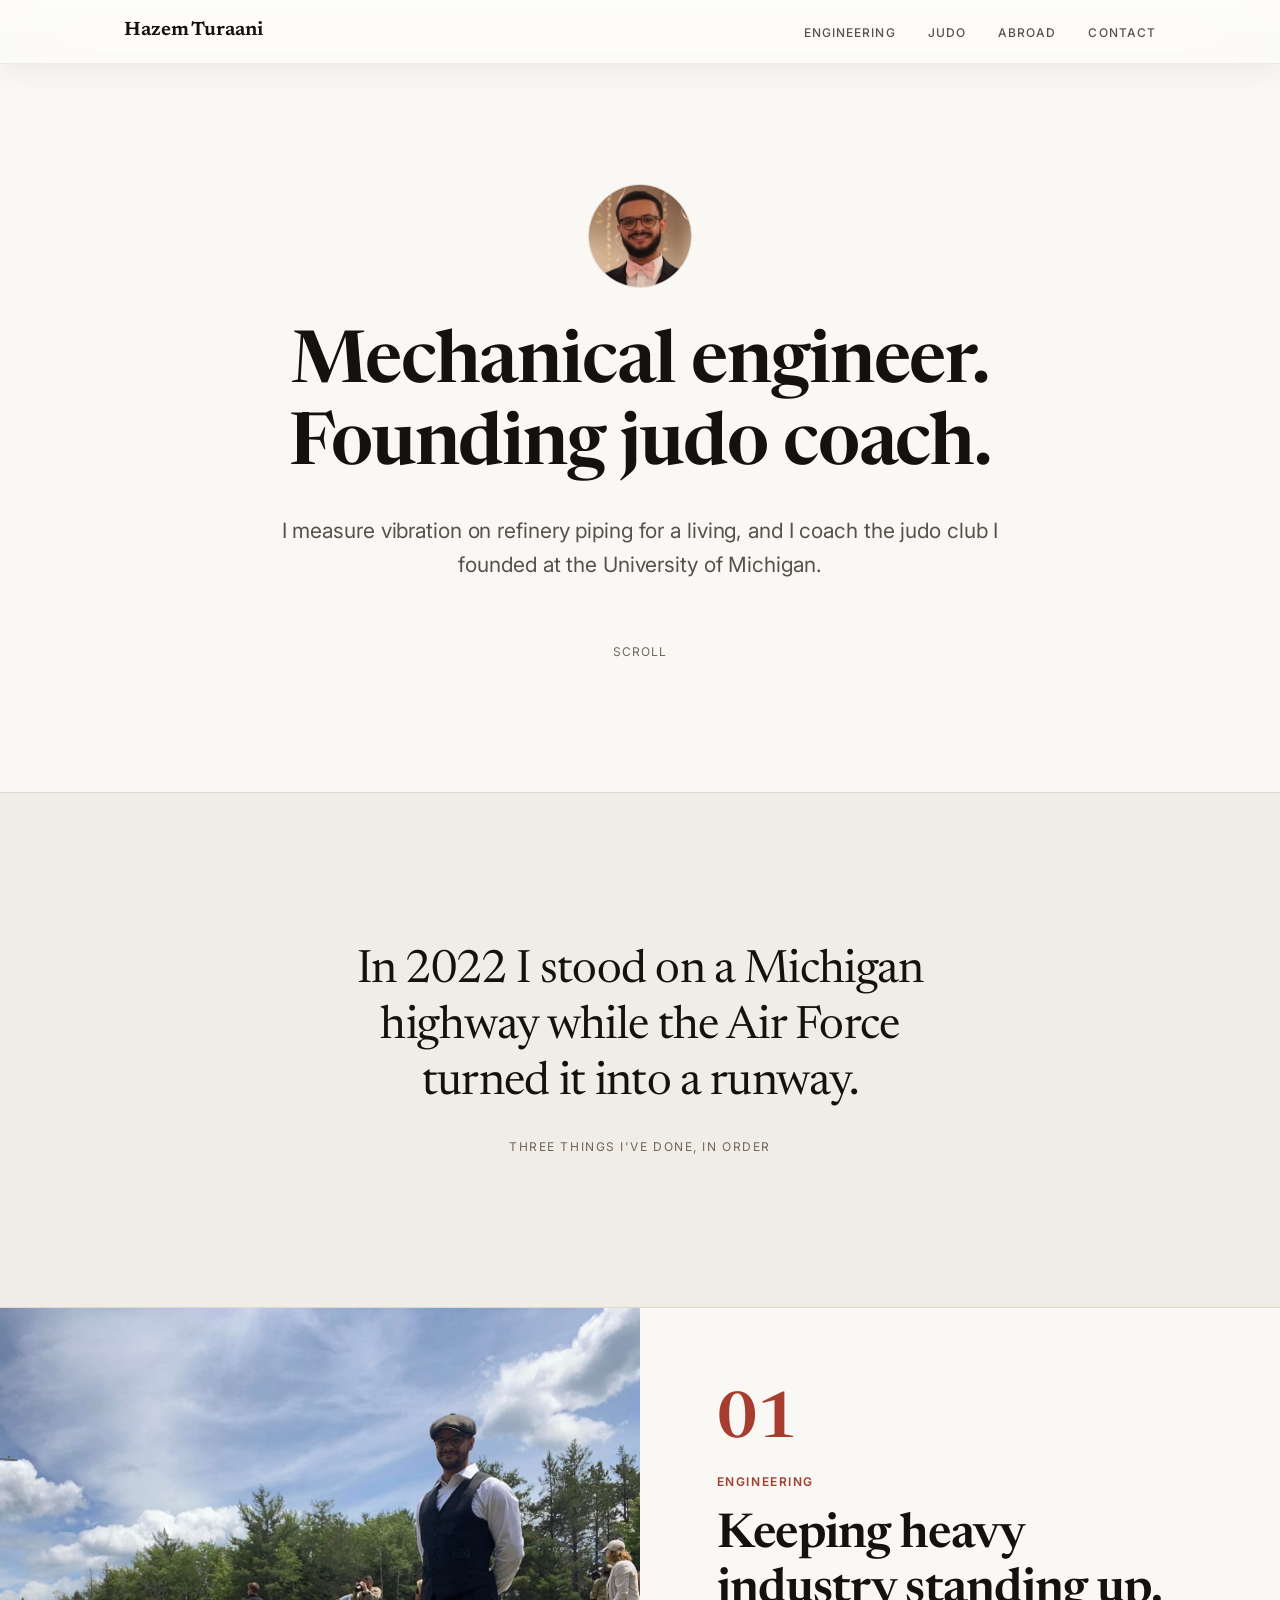
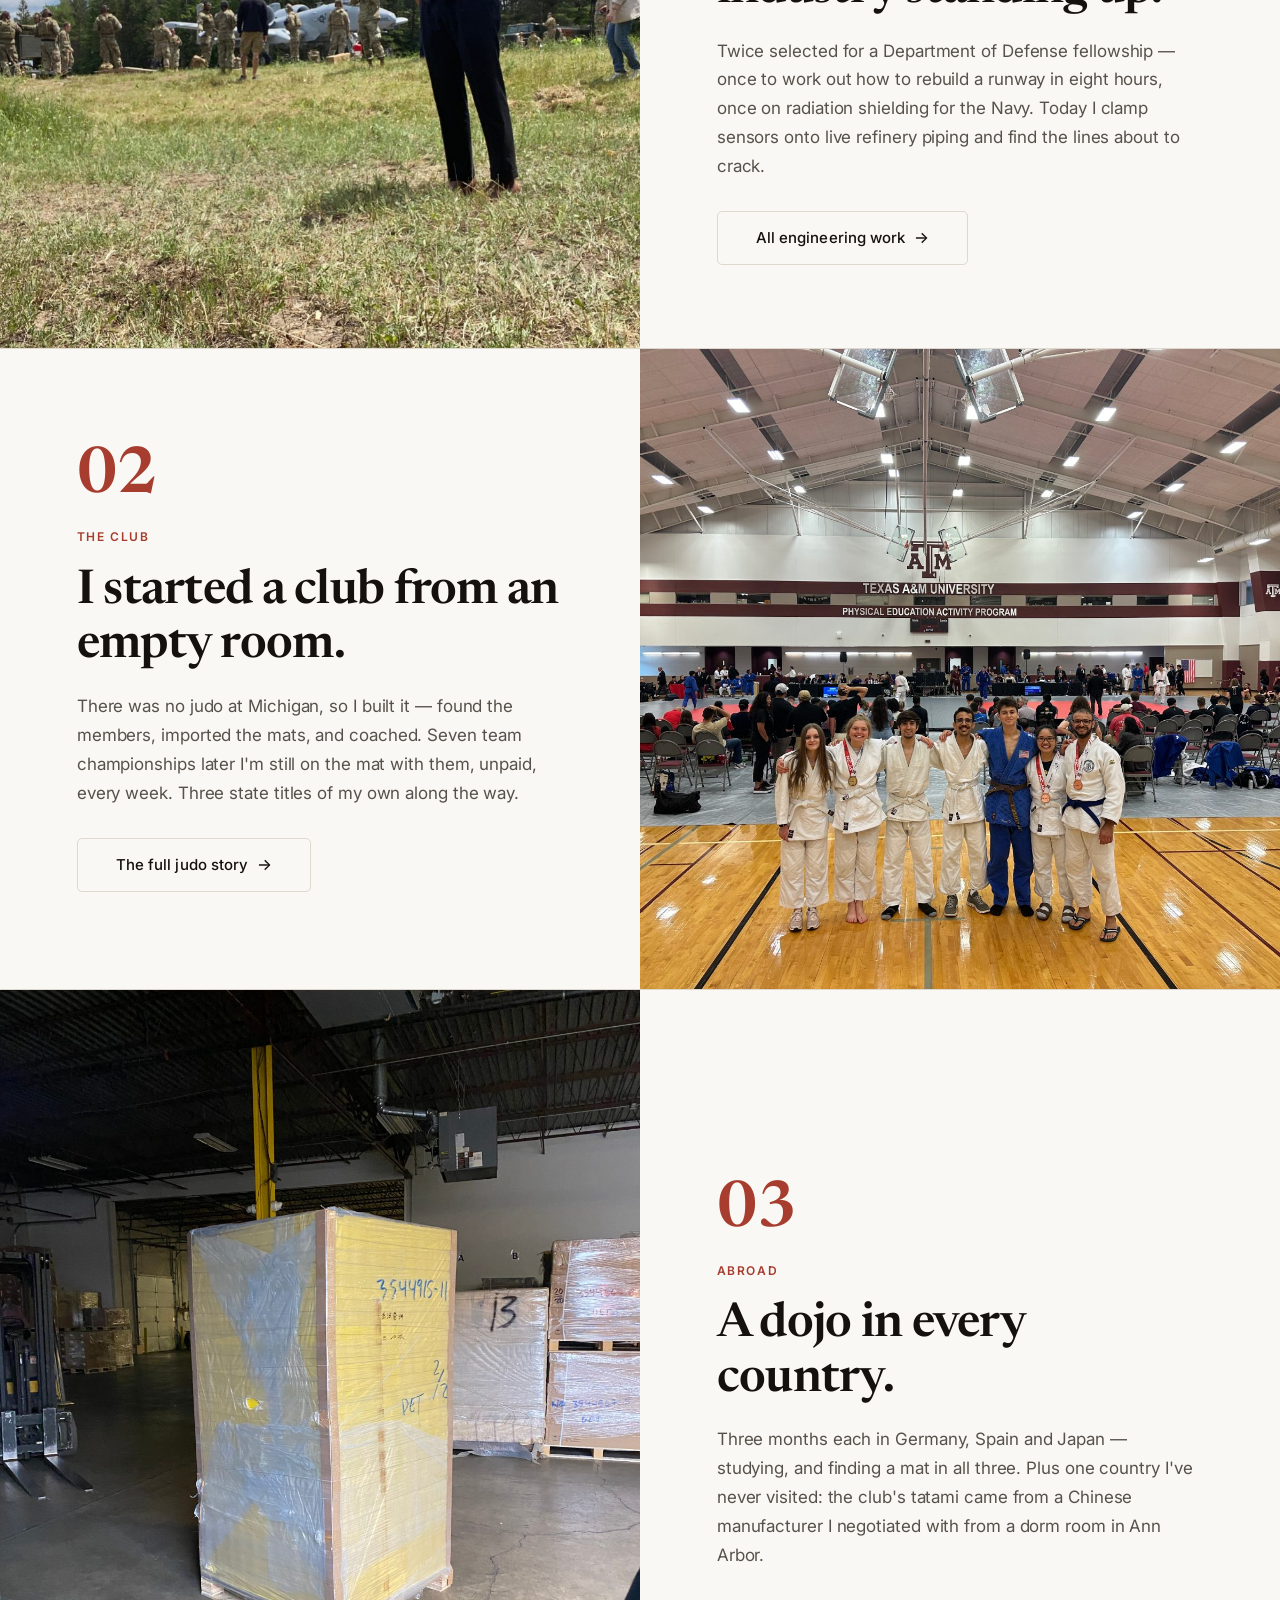
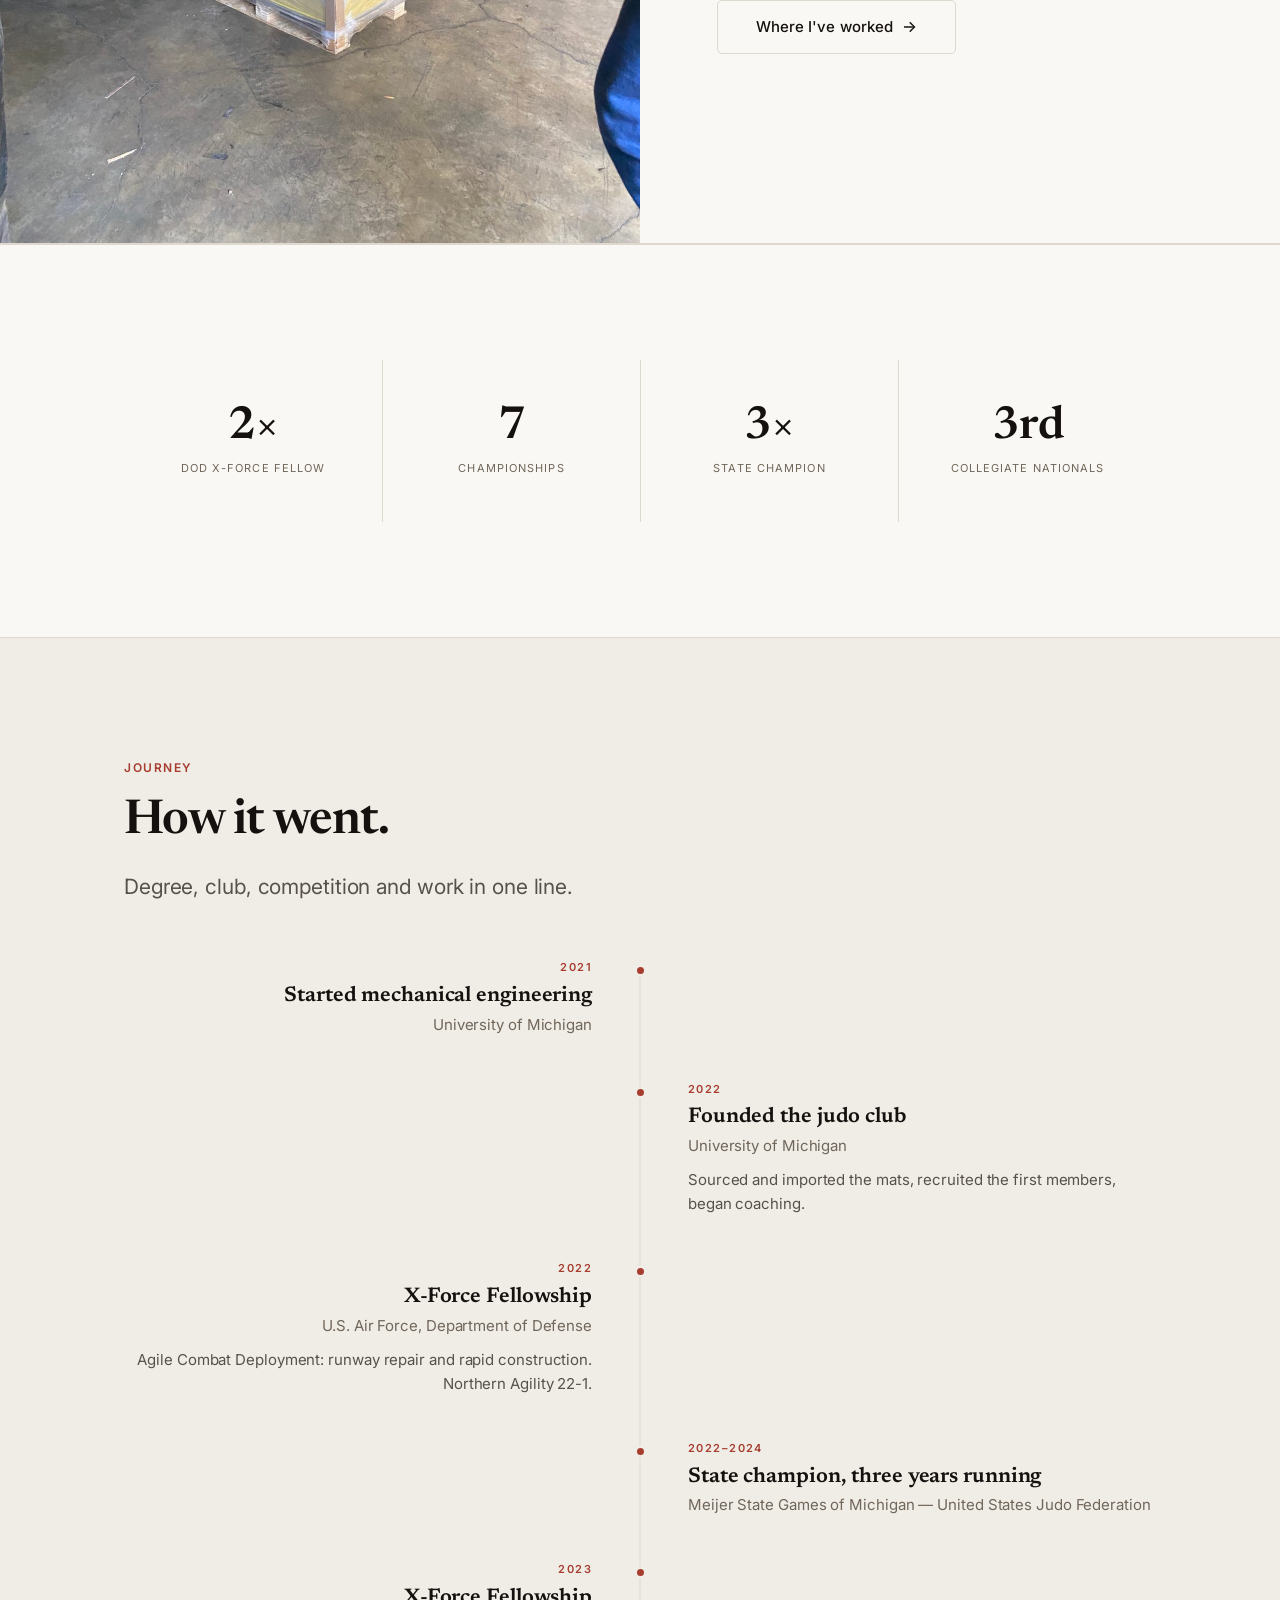
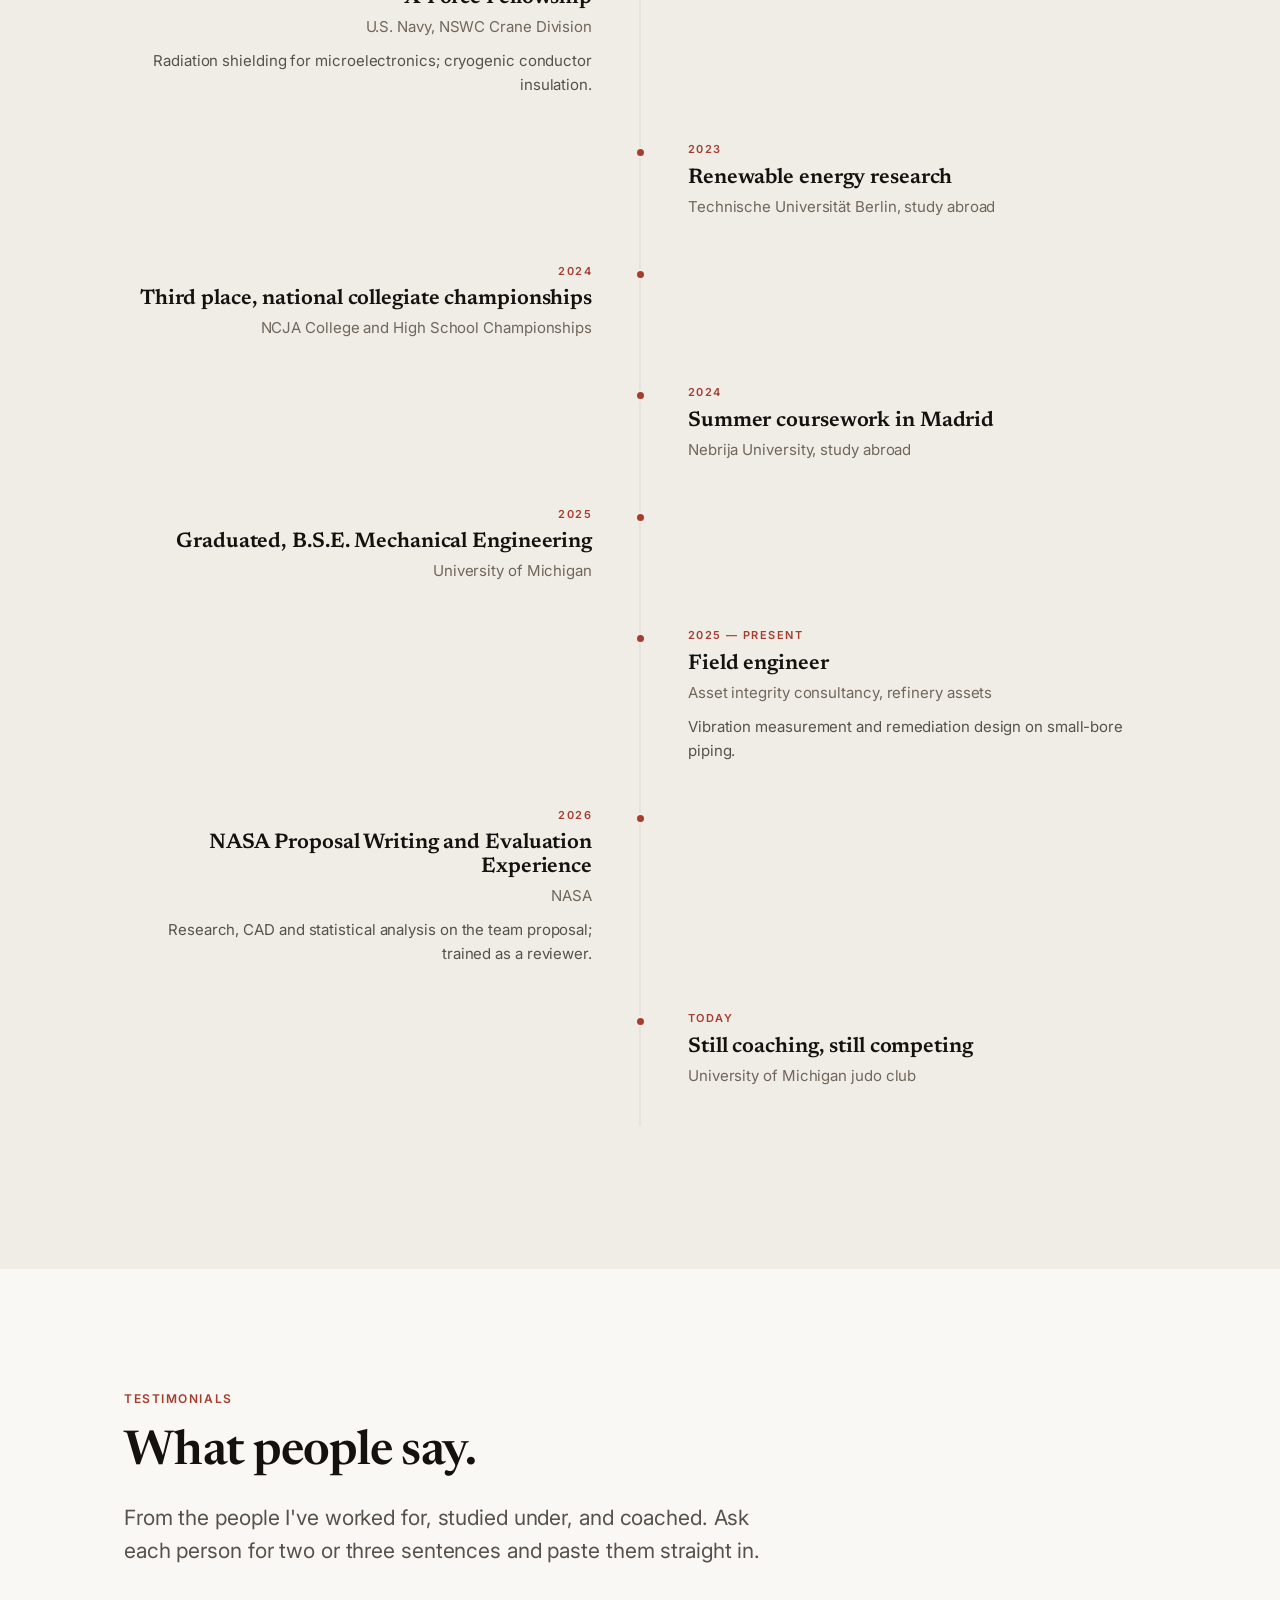
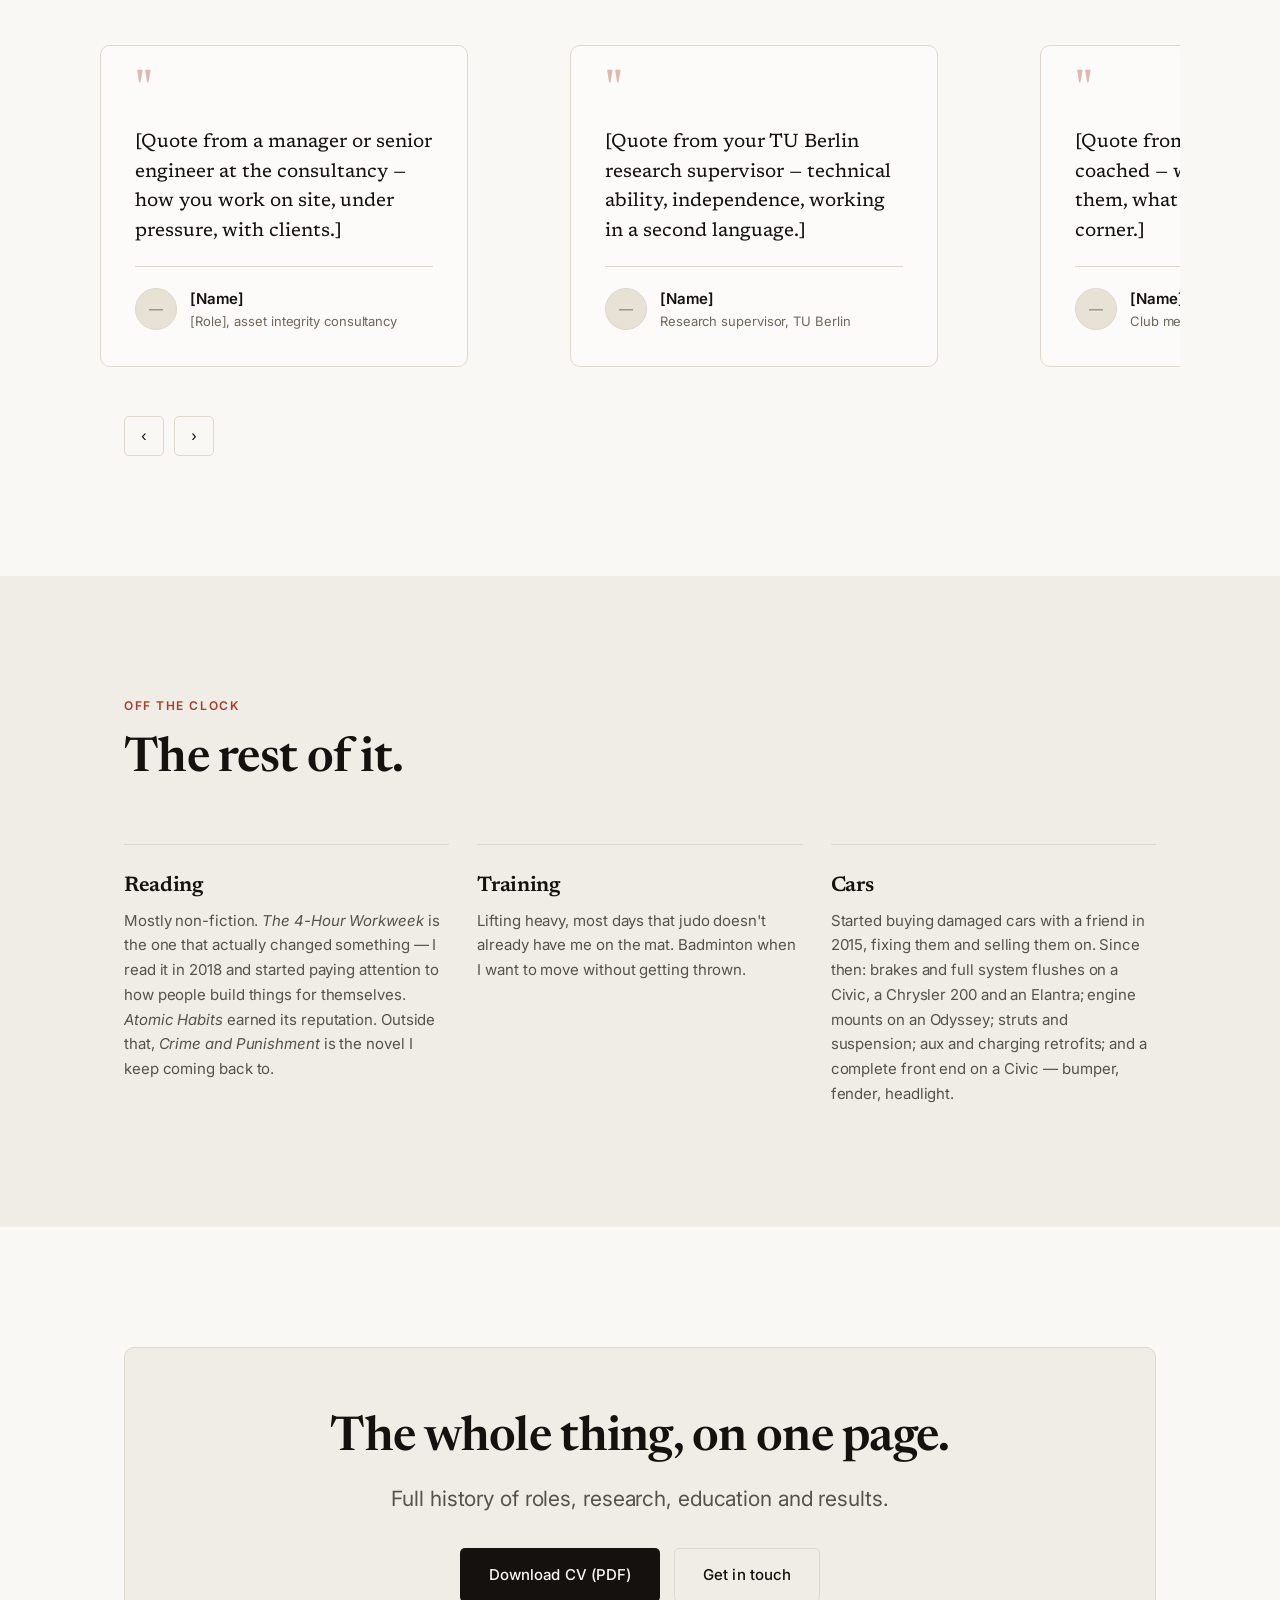
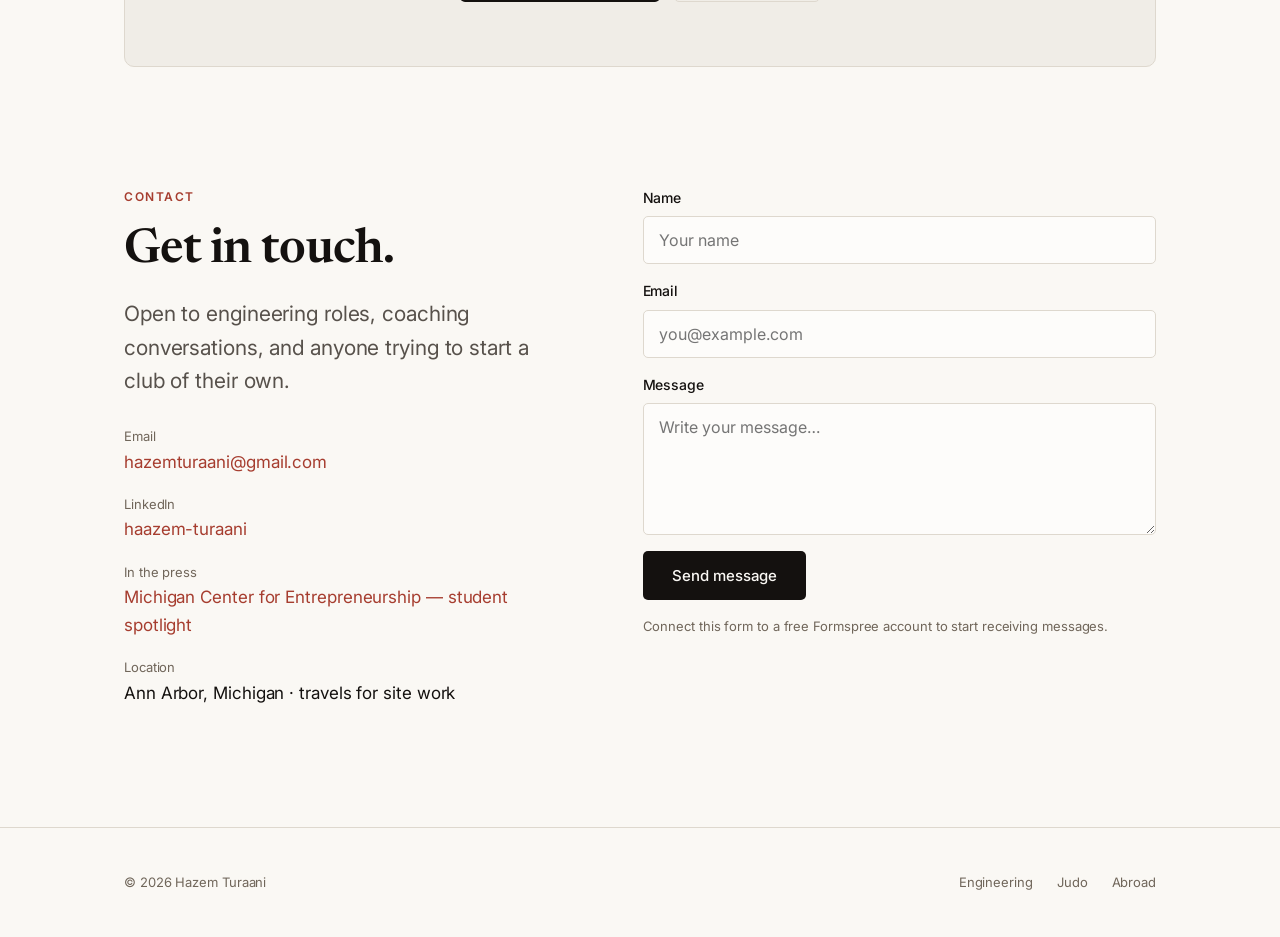
<file: index.html>
<!DOCTYPE html>
<html lang="en">
<head>
<meta charset="utf-8">
<meta name="viewport" content="width=device-width, initial-scale=1">
<title>Hazem Turaani — Mechanical Engineer &amp; Judo Coach</title>
<meta name="description" content="Mechanical engineer and founding coach of the University of Michigan judo club. Two Department of Defense X-Force fellowships, refinery asset integrity, and a dojo in every country.">
<link rel="preconnect" href="https://fonts.googleapis.com">
<link rel="preconnect" href="https://fonts.gstatic.com" crossorigin>
<link rel="stylesheet" href="https://fonts.googleapis.com/css2?family=Newsreader:ital,opsz,wght@0,6..72,400;0,6..72,500;0,6..72,600;0,6..72,700;1,6..72,400&family=Inter:wght@400;500;600&display=swap">
<link rel="stylesheet" href="style.css">
<script>
function phFallback(img){var d=document.createElement('div');d.className=img.getAttribute('data-ph')||'ph ph--4x3';if(d.className.indexOf('hero__portrait')>-1){d.textContent='Portrait';}else{d.setAttribute('data-label',img.getAttribute('data-label')||'Photo');}img.replaceWith(d);}
</script>
<style>
/* ── Home page layout: the opening beat and the numbered chapters. ── */
.hero{ min-height:88svh; padding:120px 0 64px; }

/* The opening beat — one line that makes you want the rest */
.beat{ background:var(--bg-alt); border-block:1px solid var(--line); padding:clamp(80px,12vw,150px) 0; text-align:center; }
.beat p{ font-family:var(--font-disp); font-size:clamp(26px,4.2vw,46px); font-variation-settings:"opsz" 44;
  line-height:1.22; letter-spacing:-.015em; max-width:22ch; margin:0 auto; }
.beat cite{ display:block; margin-top:26px; font-family:var(--font); font-style:normal;
  font-size:12px; letter-spacing:.13em; text-transform:uppercase; color:var(--ink-faint); }

/* A chapter: full-bleed image on one side, a short trailer on the other */
.chapter{ display:grid; grid-template-columns:1fr 1fr; align-items:stretch; border-bottom:1px solid var(--line); }
.chapter__media{ position:relative; overflow:hidden; min-height:clamp(380px,56vw,640px); background:#e7e1d6; }
.chapter__media img{ width:100%; height:100%; object-fit:cover; }
.chapter__text{ display:flex; flex-direction:column; justify-content:center; padding:clamp(48px,6vw,96px) clamp(32px,6vw,88px); }
.chapter--flip .chapter__media{ order:2; }
.chapter__num{ font-family:var(--font-disp); font-size:clamp(40px,5vw,64px); font-weight:600;
  font-variation-settings:"opsz" 60; line-height:1; color:var(--accent); margin-bottom:18px; }
.chapter__text .h2{ margin-bottom:18px; }
.chapter__text .body{ max-width:46ch; font-size:17px; line-height:1.7; }
.chapter__door{ margin-top:30px; }
@media (max-width:880px){
  .chapter{ grid-template-columns:1fr; }
  .chapter--flip .chapter__media{ order:0; }
  .chapter__media{ min-height:300px; }
}

/* Proof: the numbers, nothing else */
.proof{ padding:clamp(72px,9vw,120px) 0; }
</style>
</head>
<body>

<header class="nav" id="nav">
  <div class="wrap nav__inner">
    <a href="index.html" class="nav__logo">Hazem Turaani</a>
    <button class="nav__toggle" id="navToggle" aria-label="Menu" aria-expanded="false"><span></span><span></span><span></span></button>
    <ul class="nav__links" id="navLinks">
      <li><a href="engineering.html">Engineering</a></li>
      <li><a href="judo.html">Judo</a></li>
      <li><a href="abroad.html">Abroad</a></li>
      <li><a href="#contact">Contact</a></li>
    </ul>
  </div>
</header>

<main id="top">

<section class="hero">
  <div class="wrap hero__content">
    <img class="hero__portrait" src="hazem.jpeg" alt="Hazem Turaani" data-ph="hero__portrait" onerror="phFallback(this)">
    <h1 class="display hero__title">
      <span class="hero__line hero__line--l">Mechanical engineer.</span>
      <span class="hero__line hero__line--r">Founding judo coach.</span>
    </h1>
    <p class="lede">I measure vibration on refinery piping for a living, and I coach the judo club I founded at the University of Michigan.</p>
    <span class="hero__scroll">Scroll</span>
  </div>
</section>

<!-- The hook. One concrete moment, before any category. -->
<section class="beat">
  <div class="wrap">
    <p>In 2022 I stood on a Michigan highway while the Air Force turned it into a runway.</p>
    <cite>Three things I've done, in order</cite>
  </div>
</section>

<!-- 01 -->
<section class="chapter" id="engineering">
  <div class="chapter__media"><img src="xforce.jpeg" alt="Highway runway at Northern Agility 22-1" data-ph="ph ph--4x3" data-label="X-Force photo" onerror="phFallback(this)"></div>
  <div class="chapter__text reveal">
    <div class="chapter__num">01</div>
    <p class="eyebrow">Engineering</p>
    <h2 class="h2">Keeping heavy industry standing up.</h2>
    <p class="body">Twice selected for a Department of Defense fellowship — once to work out how to rebuild a runway in eight hours, once on radiation shielding for the Navy. Today I clamp sensors onto live refinery piping and find the lines about to crack.</p>
    <p class="chapter__door"><a class="btn btn--ghost btn--more" href="engineering.html">All engineering work</a></p>
  </div>
</section>

<!-- 02 -->
<section class="chapter chapter--flip" id="club">
  <div class="chapter__media"><img src="judo-main.jpeg" alt="The team at a championship" data-ph="ph ph--4x3" data-label="Judo photo" onerror="phFallback(this)"></div>
  <div class="chapter__text reveal">
    <div class="chapter__num">02</div>
    <p class="eyebrow">The club</p>
    <h2 class="h2">I started a club from an empty room.</h2>
    <p class="body">There was no judo at Michigan, so I built it — found the members, imported the mats, and coached. Seven team championships later I'm still on the mat with them, unpaid, every week. Three state titles of my own along the way.</p>
    <p class="chapter__door"><a class="btn btn--ghost btn--more" href="judo.html">The full judo story</a></p>
  </div>
</section>

<!-- 03 -->
<section class="chapter" id="abroad">
  <div class="chapter__media"><img src="mats.jpeg" alt="Imported tatami" data-ph="ph ph--4x3" data-label="Mats photo" onerror="phFallback(this)"></div>
  <div class="chapter__text reveal">
    <div class="chapter__num">03</div>
    <p class="eyebrow">Abroad</p>
    <h2 class="h2">A dojo in every country.</h2>
    <p class="body">Three months each in Germany, Spain and Japan — studying, and finding a mat in all three. Plus one country I've never visited: the club's tatami came from a Chinese manufacturer I negotiated with from a dorm room in Ann Arbor.</p>
    <p class="chapter__door"><a class="btn btn--ghost btn--more" href="abroad.html">Where I've worked</a></p>
  </div>
</section>

<!-- Proof -->
<section class="stats proof">
  <div class="wrap">
    <div class="stats__grid reveal">
      <div class="stat"><div class="stat__num">2×</div><div class="stat__label">DoD X-Force fellow</div></div>
      <div class="stat"><div class="stat__num">7</div><div class="stat__label">Championships</div></div>
      <div class="stat"><div class="stat__num">3×</div><div class="stat__label">State champion</div></div>
      <div class="stat"><div class="stat__num">3rd</div><div class="stat__label">Collegiate nationals</div></div>
    </div>
  </div>
</section>

<!-- ═══════════════════ TIMELINE ═══════════════════ -->
<section class="section section--alt" id="journey">
  <div class="wrap">
    <div class="section-head reveal">
      <p class="eyebrow">Journey</p>
      <h2 class="h2">How it went.</h2>
      <p class="lede">Degree, club, competition and work in one line.</p>
    </div>

    <ol class="timeline reveal">
      <li class="tl-item">
        <p class="tl-year">2021</p>
        <h3 class="tl-title">Started mechanical engineering</h3>
        <p class="tl-org">University of Michigan</p>
      </li>
      <li class="tl-item">
        <p class="tl-year">2022</p>
        <h3 class="tl-title">Founded the judo club</h3>
        <p class="tl-org">University of Michigan</p>
        <p class="tl-text">Sourced and imported the mats, recruited the first members, began coaching.</p>
      </li>
      <li class="tl-item">
        <p class="tl-year">2022</p>
        <h3 class="tl-title">X-Force Fellowship</h3>
        <p class="tl-org">U.S. Air Force, Department of Defense</p>
        <p class="tl-text">Agile Combat Deployment: runway repair and rapid construction. Northern Agility 22-1.</p>
      </li>
      <li class="tl-item">
        <p class="tl-year">2022–2024</p>
        <h3 class="tl-title">State champion, three years running</h3>
        <p class="tl-org">Meijer State Games of Michigan — United States Judo Federation</p>
      </li>
      <li class="tl-item">
        <p class="tl-year">2023</p>
        <h3 class="tl-title">X-Force Fellowship</h3>
        <p class="tl-org">U.S. Navy, NSWC Crane Division</p>
        <p class="tl-text">Radiation shielding for microelectronics; cryogenic conductor insulation.</p>
      </li>
      <li class="tl-item">
        <p class="tl-year">2023</p>
        <h3 class="tl-title">Renewable energy research</h3>
        <p class="tl-org">Technische Universität Berlin, study abroad</p>
      </li>
      <li class="tl-item">
        <p class="tl-year">2024</p>
        <h3 class="tl-title">Third place, national collegiate championships</h3>
        <p class="tl-org">NCJA College and High School Championships</p>
      </li>
      <li class="tl-item">
        <p class="tl-year">2024</p>
        <h3 class="tl-title">Summer coursework in Madrid</h3>
        <p class="tl-org">Nebrija University, study abroad</p>
      </li>
      <li class="tl-item">
        <p class="tl-year">2025</p>
        <h3 class="tl-title">Graduated, B.S.E. Mechanical Engineering</h3>
        <p class="tl-org">University of Michigan</p>
      </li>
      <li class="tl-item">
        <p class="tl-year">2025 — present</p>
        <h3 class="tl-title">Field engineer</h3>
        <p class="tl-org">Asset integrity consultancy, refinery assets</p>
        <p class="tl-text">Vibration measurement and remediation design on small-bore piping.</p>
      </li>
      <li class="tl-item">
        <p class="tl-year">2026</p>
        <h3 class="tl-title">NASA Proposal Writing and Evaluation Experience</h3>
        <p class="tl-org">NASA</p>
        <p class="tl-text">Research, CAD and statistical analysis on the team proposal; trained as a reviewer.</p>
      </li>
      <li class="tl-item">
        <p class="tl-year">Today</p>
        <h3 class="tl-title">Still coaching, still competing</h3>
        <p class="tl-org">University of Michigan judo club</p>
      </li>
    </ol>
  </div>
</section>

<!-- ═══════════════════ TESTIMONIALS ═══════════════════ -->
<section class="section" id="testimonials">
  <div class="wrap">
    <div class="section-head reveal">
      <p class="eyebrow">Testimonials</p>
      <h2 class="h2">What people say.</h2>
      <p class="lede">
        From the people I've worked for, studied under, and coached. Ask each person for
        two or three sentences and paste them straight in.
      </p>
    </div>

    <div class="quotes reveal" id="quotes">
      <figure class="quote">
        <div class="quote__mark">"</div>
        <p class="quote__text">[Quote from a manager or senior engineer at the consultancy — how you work on site, under pressure, with clients.]</p>
        <figcaption class="quote__person">
          <div class="quote__avatar">—</div>
          <div><div class="quote__name">[Name]</div><div class="quote__role">[Role], asset integrity consultancy</div></div>
        </figcaption>
      </figure>

      <figure class="quote">
        <div class="quote__mark">"</div>
        <p class="quote__text">[Quote from your TU Berlin research supervisor — technical ability, independence, working in a second language.]</p>
        <figcaption class="quote__person">
          <div class="quote__avatar">—</div>
          <div><div class="quote__name">[Name]</div><div class="quote__role">Research supervisor, TU Berlin</div></div>
        </figcaption>
      </figure>

      <figure class="quote">
        <div class="quote__mark">"</div>
        <p class="quote__text">[Quote from an athlete you coached — what changed for them, what you're like in their corner.]</p>
        <figcaption class="quote__person">
          <div class="quote__avatar">—</div>
          <div><div class="quote__name">[Name]</div><div class="quote__role">Club member and competitor</div></div>
        </figcaption>
      </figure>

      <figure class="quote">
        <div class="quote__mark">"</div>
        <p class="quote__text">[Quote from a club officer, rec sports administrator, or faculty advisor — what it took to get the club off the ground.]</p>
        <figcaption class="quote__person">
          <div class="quote__avatar">—</div>
          <div><div class="quote__name">[Name]</div><div class="quote__role">[Role], University of Michigan</div></div>
        </figcaption>
      </figure>

      <figure class="quote">
        <div class="quote__mark">"</div>
        <p class="quote__text">[Quote from your NASA mentor or fellowship supervisor — the strongest name on this list, so ask early and ask specifically.]</p>
        <figcaption class="quote__person">
          <div class="quote__avatar">—</div>
          <div><div class="quote__name">[Name]</div><div class="quote__role">X-Force project sponsor / mentor</div></div>
        </figcaption>
      </figure>
    </div>

    <div class="quotes-nav reveal">
      <button class="qbtn" id="qPrev" aria-label="Previous testimonials">‹</button>
      <button class="qbtn" id="qNext" aria-label="Next testimonials">›</button>
    </div>
  </div>
</section>

<!-- ═══════════════════ OFF THE CLOCK ═══════════════════ -->
<section class="section section--alt">
  <div class="wrap">
    <div class="section-head reveal">
      <p class="eyebrow">Off the clock</p>
      <h2 class="h2">The rest of it.</h2>
    </div>
    <div class="interests reveal">
      <div class="interest">
        <h3>Reading</h3>
        <p>Mostly non-fiction. <em>The 4-Hour Workweek</em> is the one that actually changed something — I read it in 2018 and started paying attention to how people build things for themselves. <em>Atomic Habits</em> earned its reputation. Outside that, <em>Crime and Punishment</em> is the novel I keep coming back to.</p>
      </div>
      <div class="interest">
        <h3>Training</h3>
        <p>Lifting heavy, most days that judo doesn't already have me on the mat. Badminton when I want to move without getting thrown.</p>
      </div>
      <div class="interest">
        <h3>Cars</h3>
        <p>Started buying damaged cars with a friend in 2015, fixing them and selling them on. Since then: brakes and full system flushes on a Civic, a Chrysler 200 and an Elantra; engine mounts on an Odyssey; struts and suspension; aux and charging retrofits; and a complete front end on a Civic — bumper, fender, headlight.</p>
      </div>
    </div>
  </div>
</section>

<!-- ═══════════════════ CV BAND ═══════════════════ -->
<section class="section" style="padding-bottom:0">
  <div class="wrap">
    <div class="band reveal">
      <h2 class="h2">The whole thing, on one page.</h2>
      <p class="lede">Full history of roles, research, education and results.</p>
      <div class="band__cta">
        <!-- Put a file named cv.pdf next to index.html and this button works -->
        <a class="btn btn--primary" href="cv.pdf" download>Download CV (PDF)</a>
        <a class="btn btn--ghost" href="#contact">Get in touch</a>
      </div>
    </div>
  </div>
</section>

<!-- ═══════════════════ CONTACT ═══════════════════ -->
<section class="section" id="contact">
  <div class="wrap">
    <div class="contact-grid">

      <div class="reveal">
        <p class="eyebrow">Contact</p>
        <h2 class="h2">Get in touch.</h2>
        <p class="lede" style="margin-top:18px">
          Open to engineering roles, coaching conversations, and anyone trying to
          start a club of their own.
        </p>

        <ul class="contact-list">
          <li><span>Email</span><a href="mailto:hazemturaani@gmail.com">hazemturaani@gmail.com</a></li>
          <li><span>LinkedIn</span><a href="https://www.linkedin.com/in/haazem-turaani-71045278/" target="_blank" rel="noopener">haazem-turaani</a></li>
          <li><span>In the press</span><a href="https://cfe.umich.edu/from-fixing-cars-to-launching-aircrafts-haazem-turaani-student-spotlight/" target="_blank" rel="noopener">Michigan Center for Entrepreneurship — student spotlight</a></li>
          <li><span>Location</span><span class="plain">Ann Arbor, Michigan · travels for site work</span></li>
        </ul>
      </div>

      <!-- FORM SETUP: sign up free at formspree.io, paste your form URL into action="" -->
      <form class="form reveal" action="https://formspree.io/f/YOUR_FORM_ID" method="POST">
        <div class="field">
          <label for="name">Name</label>
          <input id="name" name="name" type="text" required placeholder="Your name">
        </div>
        <div class="field">
          <label for="email">Email</label>
          <input id="email" name="email" type="email" required placeholder="you@example.com">
        </div>
        <div class="field">
          <label for="message">Message</label>
          <textarea id="message" name="message" required placeholder="Write your message…"></textarea>
        </div>
        <button class="btn btn--primary" type="submit">Send message</button>
        <p class="form__note">Connect this form to a free Formspree account to start receiving messages.</p>
      </form>

    </div>
  </div>
</section>


</main>

<footer class="footer">
  <div class="wrap footer__inner">
    <p>© <span id="year">2026</span> Hazem Turaani</p>
    <nav><a href="engineering.html">Engineering</a><a href="judo.html">Judo</a><a href="abroad.html">Abroad</a></nav>
  </div>
</footer>

<script src="motion.js" defer></script>
<script>
const nav=document.getElementById('nav'),toggle=document.getElementById('navToggle');
toggle.addEventListener('click',()=>{const o=nav.classList.toggle('open');toggle.setAttribute('aria-expanded',o);});
const io=new IntersectionObserver(es=>{es.forEach(e=>{if(e.isIntersecting){e.target.classList.add('in');io.unobserve(e.target);}})},{threshold:.12,rootMargin:'0px 0px -40px 0px'});
document.querySelectorAll('.reveal').forEach(el=>io.observe(el));
document.getElementById('year').textContent=new Date().getFullYear();
</script>
</body>
</html>
</file>
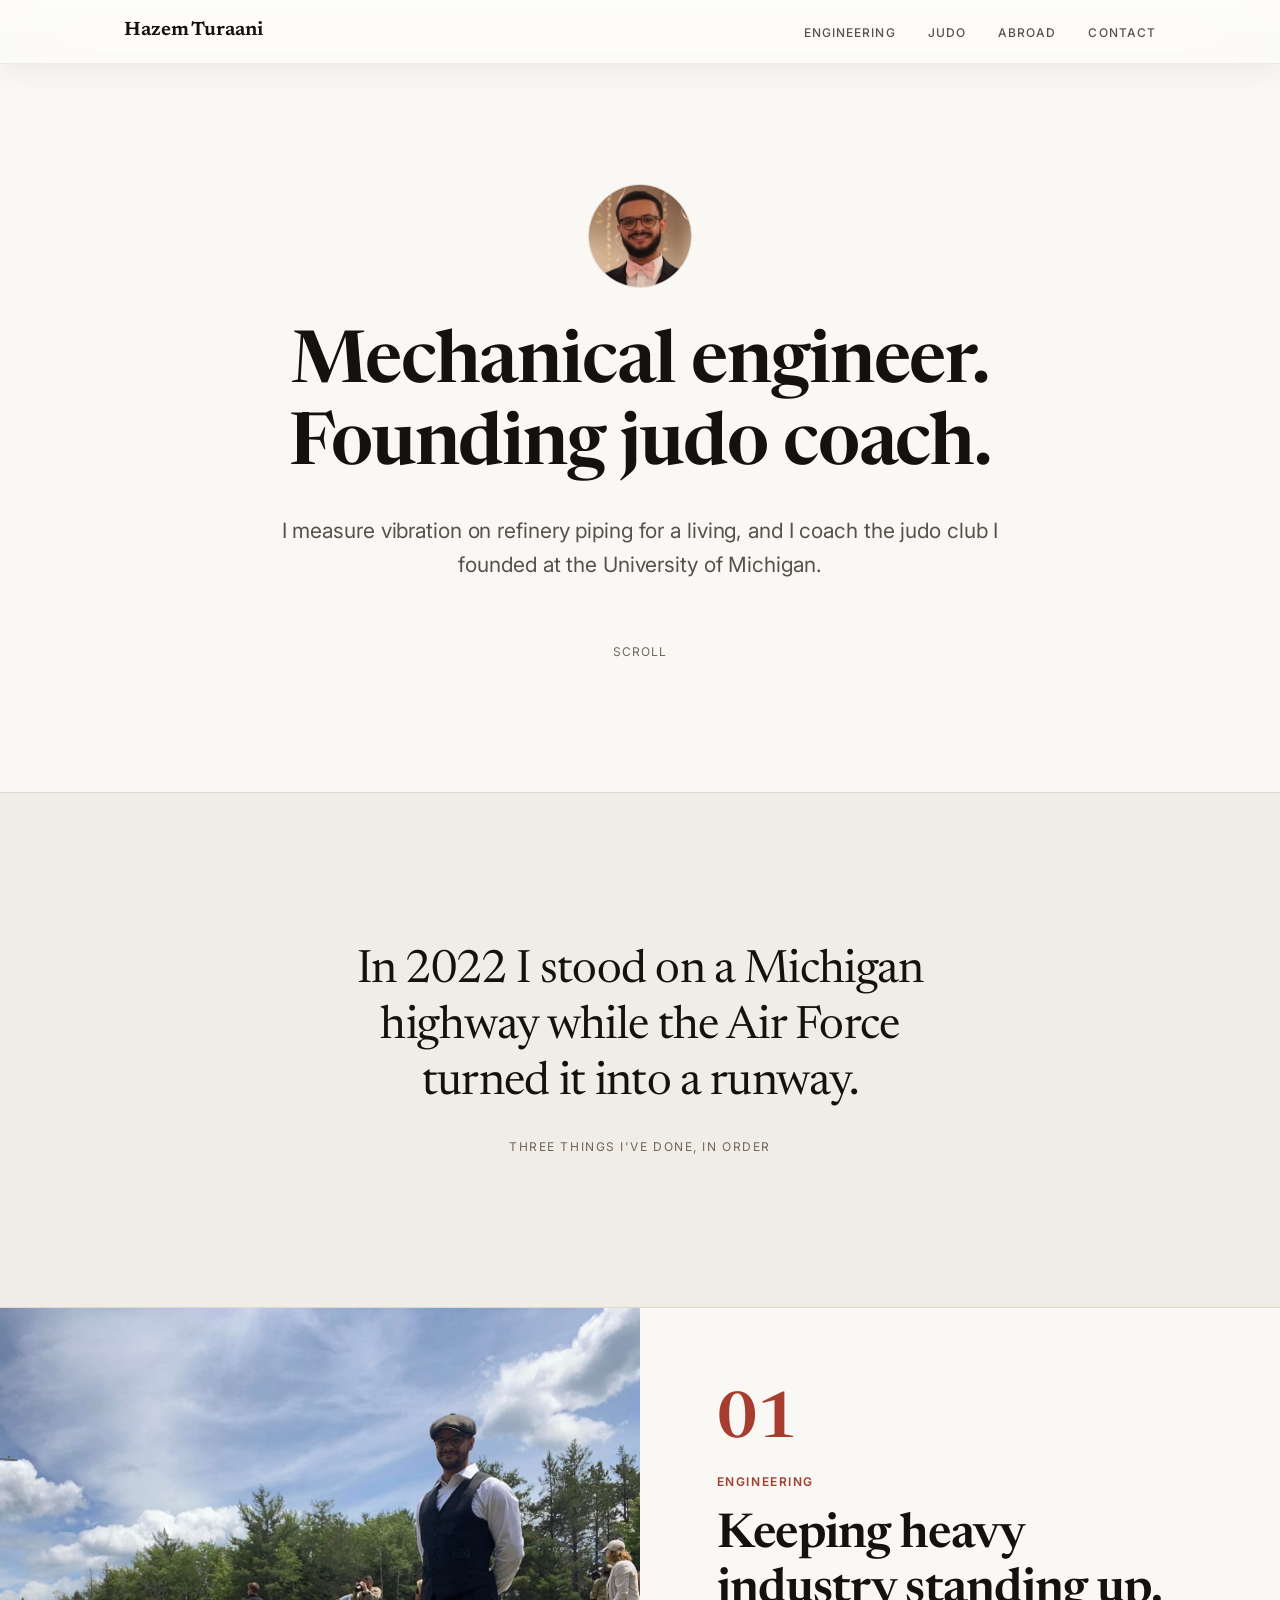
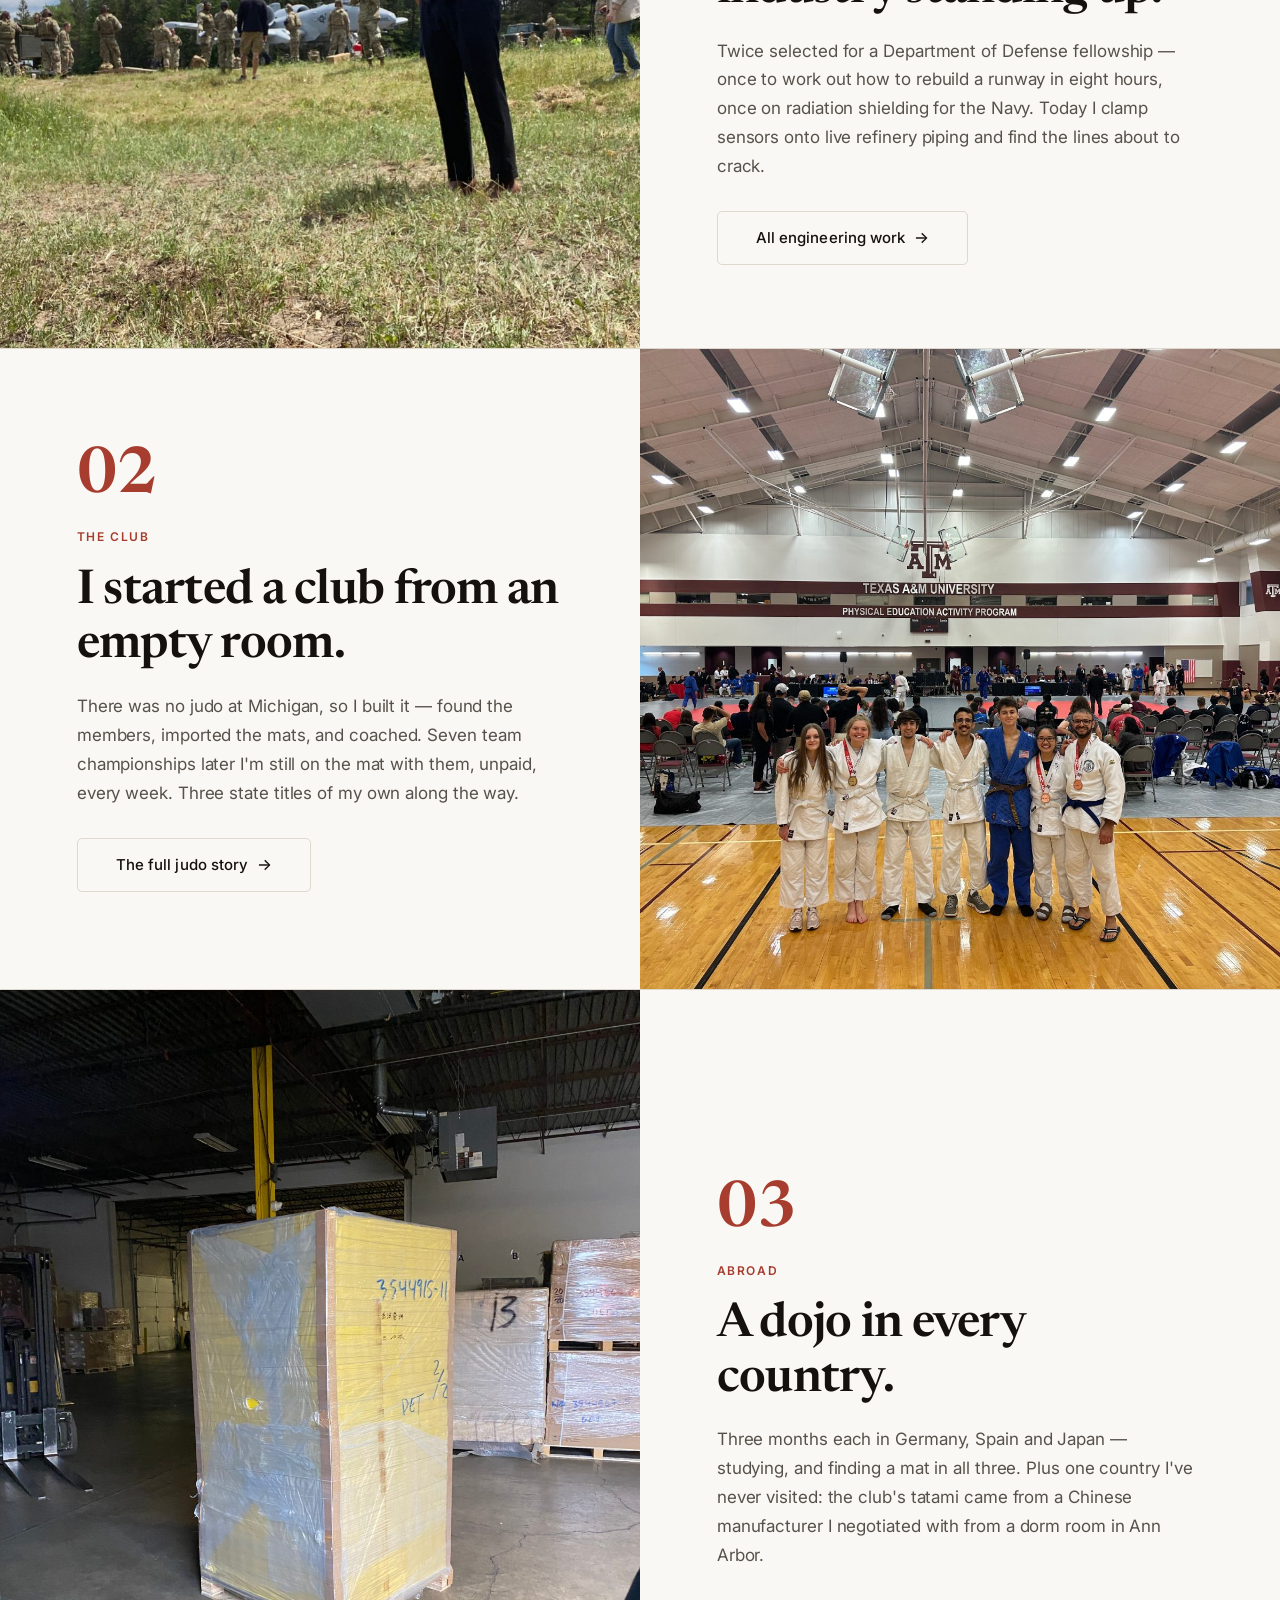
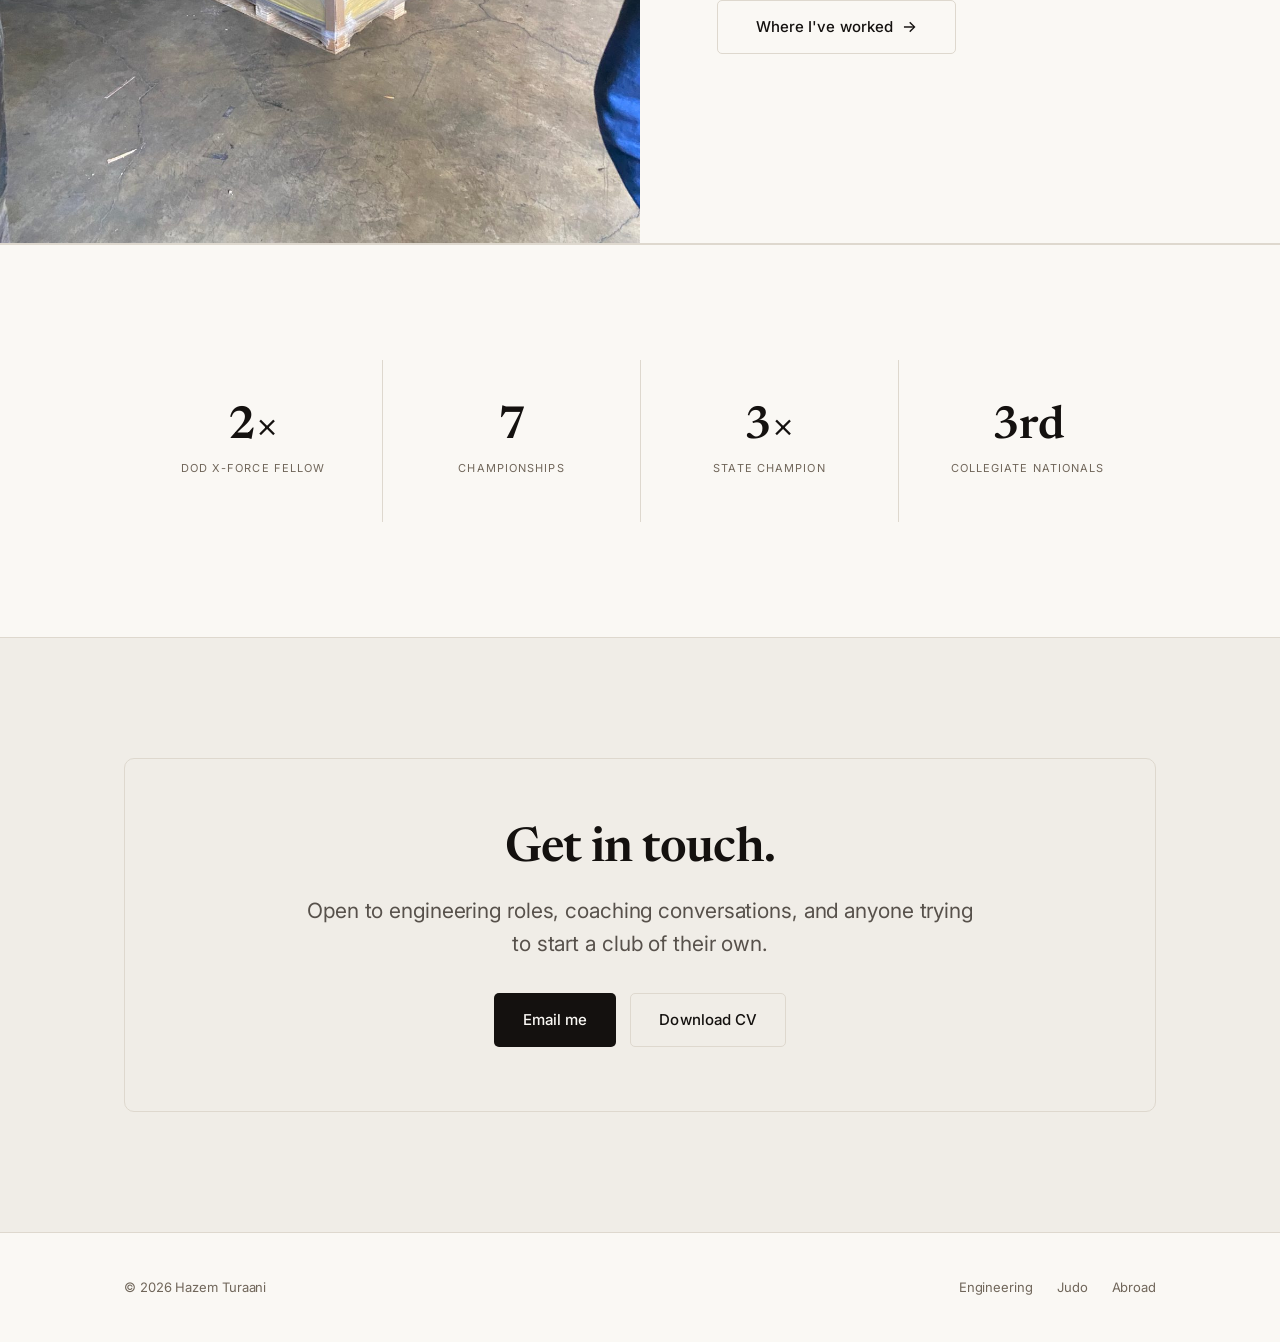
<file: v1-chapters.html>
<!DOCTYPE html>
<html lang="en">
<head>
<meta charset="utf-8">
<meta name="viewport" content="width=device-width, initial-scale=1">
<title>Sample 1 — Chapters</title>
<meta name="robots" content="noindex">
<link rel="preconnect" href="https://fonts.googleapis.com">
<link rel="preconnect" href="https://fonts.gstatic.com" crossorigin>
<link rel="stylesheet" href="https://fonts.googleapis.com/css2?family=Newsreader:ital,opsz,wght@0,6..72,400;0,6..72,500;0,6..72,600;0,6..72,700;1,6..72,400&family=Inter:wght@400;500;600&display=swap">
<link rel="stylesheet" href="style.css">
<script>
function phFallback(img){var d=document.createElement('div');d.className=img.getAttribute('data-ph')||'ph ph--4x3';if(d.className.indexOf('hero__portrait')>-1){d.textContent='Portrait';}else{d.setAttribute('data-label',img.getAttribute('data-label')||'Photo');}img.replaceWith(d);}
</script>
<style>
/* ── Sample-only styles. If you pick this one these move into style.css. ── */
.hero{ min-height:88svh; padding:120px 0 64px; }

/* The opening beat — one line that makes you want the rest */
.beat{ background:var(--bg-alt); border-block:1px solid var(--line); padding:clamp(80px,12vw,150px) 0; text-align:center; }
.beat p{ font-family:var(--font-disp); font-size:clamp(26px,4.2vw,46px); font-variation-settings:"opsz" 44;
  line-height:1.22; letter-spacing:-.015em; max-width:22ch; margin:0 auto; }
.beat cite{ display:block; margin-top:26px; font-family:var(--font); font-style:normal;
  font-size:12px; letter-spacing:.13em; text-transform:uppercase; color:var(--ink-faint); }

/* A chapter: full-bleed image on one side, a short trailer on the other */
.chapter{ display:grid; grid-template-columns:1fr 1fr; align-items:stretch; border-bottom:1px solid var(--line); }
.chapter__media{ position:relative; overflow:hidden; min-height:clamp(380px,56vw,640px); background:#e7e1d6; }
.chapter__media img{ width:100%; height:100%; object-fit:cover; }
.chapter__text{ display:flex; flex-direction:column; justify-content:center; padding:clamp(48px,6vw,96px) clamp(32px,6vw,88px); }
.chapter--flip .chapter__media{ order:2; }
.chapter__num{ font-family:var(--font-disp); font-size:clamp(40px,5vw,64px); font-weight:600;
  font-variation-settings:"opsz" 60; line-height:1; color:var(--accent); margin-bottom:18px; }
.chapter__text .h2{ margin-bottom:18px; }
.chapter__text .body{ max-width:46ch; font-size:17px; line-height:1.7; }
.chapter__door{ margin-top:30px; }
@media (max-width:880px){
  .chapter{ grid-template-columns:1fr; }
  .chapter--flip .chapter__media{ order:0; }
  .chapter__media{ min-height:300px; }
}

/* Proof: the numbers, nothing else */
.proof{ padding:clamp(72px,9vw,120px) 0; }
</style>
</head>
<body>

<header class="nav" id="nav">
  <div class="wrap nav__inner">
    <a href="index.html" class="nav__logo">Hazem Turaani</a>
    <button class="nav__toggle" id="navToggle" aria-label="Menu" aria-expanded="false"><span></span><span></span><span></span></button>
    <ul class="nav__links" id="navLinks">
      <li><a href="engineering.html">Engineering</a></li>
      <li><a href="judo.html">Judo</a></li>
      <li><a href="abroad.html">Abroad</a></li>
      <li><a href="#contact">Contact</a></li>
    </ul>
  </div>
</header>

<main id="top">

<section class="hero">
  <div class="wrap hero__content">
    <img class="hero__portrait" src="hazem.jpeg" alt="Hazem Turaani" data-ph="hero__portrait" onerror="phFallback(this)">
    <h1 class="display hero__title">
      <span class="hero__line hero__line--l">Mechanical engineer.</span>
      <span class="hero__line hero__line--r">Founding judo coach.</span>
    </h1>
    <p class="lede">I measure vibration on refinery piping for a living, and I coach the judo club I founded at the University of Michigan.</p>
    <span class="hero__scroll">Scroll</span>
  </div>
</section>

<!-- The hook. One concrete moment, before any category. -->
<section class="beat">
  <div class="wrap">
    <p>In 2022 I stood on a Michigan highway while the Air Force turned it into a runway.</p>
    <cite>Three things I've done, in order</cite>
  </div>
</section>

<!-- 01 -->
<section class="chapter" id="engineering">
  <div class="chapter__media"><img src="xforce.jpeg" alt="Highway runway at Northern Agility 22-1" data-ph="ph ph--4x3" data-label="X-Force photo" onerror="phFallback(this)"></div>
  <div class="chapter__text reveal">
    <div class="chapter__num">01</div>
    <p class="eyebrow">Engineering</p>
    <h2 class="h2">Keeping heavy industry standing up.</h2>
    <p class="body">Twice selected for a Department of Defense fellowship — once to work out how to rebuild a runway in eight hours, once on radiation shielding for the Navy. Today I clamp sensors onto live refinery piping and find the lines about to crack.</p>
    <p class="chapter__door"><a class="btn btn--ghost btn--more" href="engineering.html">All engineering work</a></p>
  </div>
</section>

<!-- 02 -->
<section class="chapter chapter--flip" id="club">
  <div class="chapter__media"><img src="judo-main.jpeg" alt="The team at a championship" data-ph="ph ph--4x3" data-label="Judo photo" onerror="phFallback(this)"></div>
  <div class="chapter__text reveal">
    <div class="chapter__num">02</div>
    <p class="eyebrow">The club</p>
    <h2 class="h2">I started a club from an empty room.</h2>
    <p class="body">There was no judo at Michigan, so I built it — found the members, imported the mats, and coached. Seven team championships later I'm still on the mat with them, unpaid, every week. Three state titles of my own along the way.</p>
    <p class="chapter__door"><a class="btn btn--ghost btn--more" href="judo.html">The full judo story</a></p>
  </div>
</section>

<!-- 03 -->
<section class="chapter" id="abroad">
  <div class="chapter__media"><img src="mats.jpeg" alt="Imported tatami" data-ph="ph ph--4x3" data-label="Mats photo" onerror="phFallback(this)"></div>
  <div class="chapter__text reveal">
    <div class="chapter__num">03</div>
    <p class="eyebrow">Abroad</p>
    <h2 class="h2">A dojo in every country.</h2>
    <p class="body">Three months each in Germany, Spain and Japan — studying, and finding a mat in all three. Plus one country I've never visited: the club's tatami came from a Chinese manufacturer I negotiated with from a dorm room in Ann Arbor.</p>
    <p class="chapter__door"><a class="btn btn--ghost btn--more" href="abroad.html">Where I've worked</a></p>
  </div>
</section>

<!-- Proof -->
<section class="stats proof">
  <div class="wrap">
    <div class="stats__grid reveal">
      <div class="stat"><div class="stat__num">2×</div><div class="stat__label">DoD X-Force fellow</div></div>
      <div class="stat"><div class="stat__num">7</div><div class="stat__label">Championships</div></div>
      <div class="stat"><div class="stat__num">3×</div><div class="stat__label">State champion</div></div>
      <div class="stat"><div class="stat__num">3rd</div><div class="stat__label">Collegiate nationals</div></div>
    </div>
  </div>
</section>

<section class="section section--alt" id="contact">
  <div class="wrap">
    <div class="band">
      <h2 class="h2">Get in touch.</h2>
      <p class="lede">Open to engineering roles, coaching conversations, and anyone trying to start a club of their own.</p>
      <div class="band__cta">
        <a class="btn btn--primary" href="mailto:hazemturaani@gmail.com">Email me</a>
        <a class="btn btn--ghost" href="cv.pdf" download>Download CV</a>
      </div>
    </div>
  </div>
</section>
</main>

<footer class="footer">
  <div class="wrap footer__inner">
    <p>© <span id="year">2026</span> Hazem Turaani</p>
    <nav><a href="engineering.html">Engineering</a><a href="judo.html">Judo</a><a href="abroad.html">Abroad</a></nav>
  </div>
</footer>

<script src="motion.js" defer></script>
<script>
const nav=document.getElementById('nav'),toggle=document.getElementById('navToggle');
toggle.addEventListener('click',()=>{const o=nav.classList.toggle('open');toggle.setAttribute('aria-expanded',o);});
const io=new IntersectionObserver(es=>{es.forEach(e=>{if(e.isIntersecting){e.target.classList.add('in');io.unobserve(e.target);}})},{threshold:.12,rootMargin:'0px 0px -40px 0px'});
document.querySelectorAll('.reveal').forEach(el=>io.observe(el));
document.getElementById('year').textContent=new Date().getFullYear();
</script>
</body>
</html>
</file>
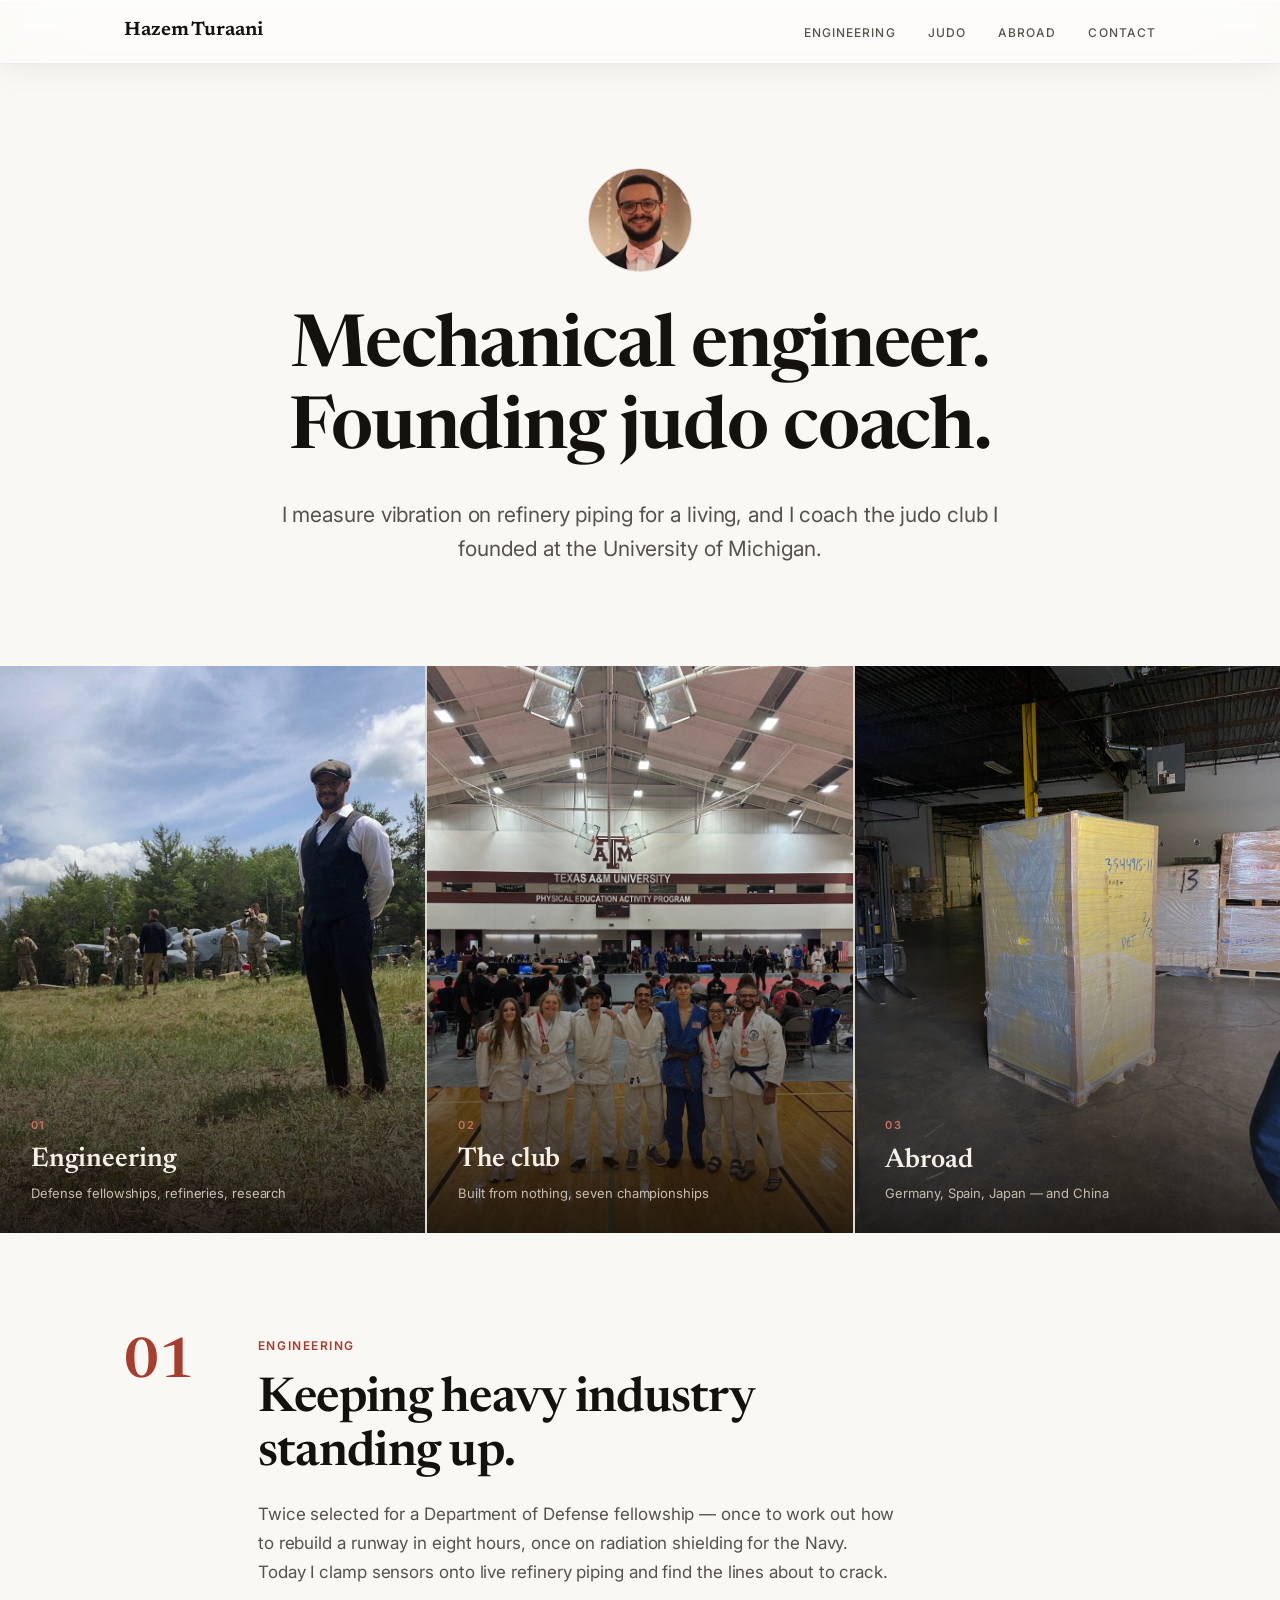
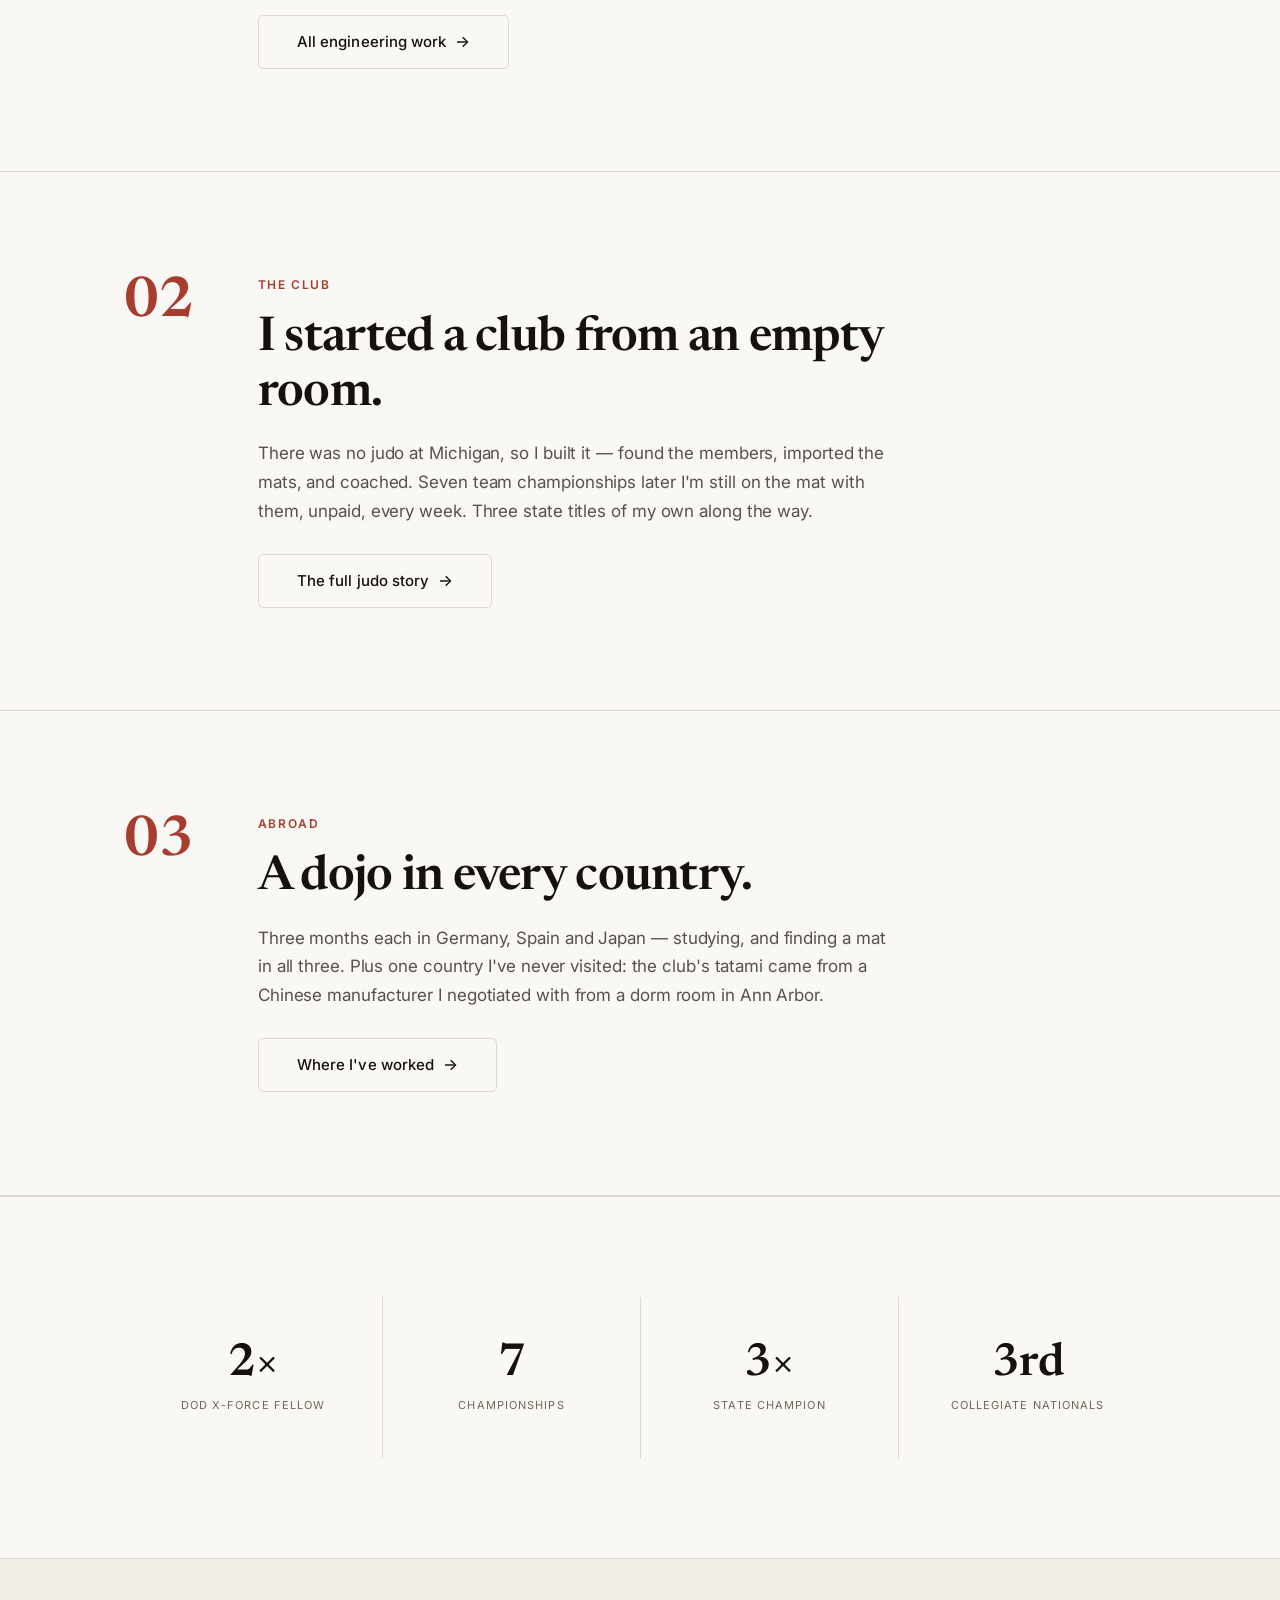
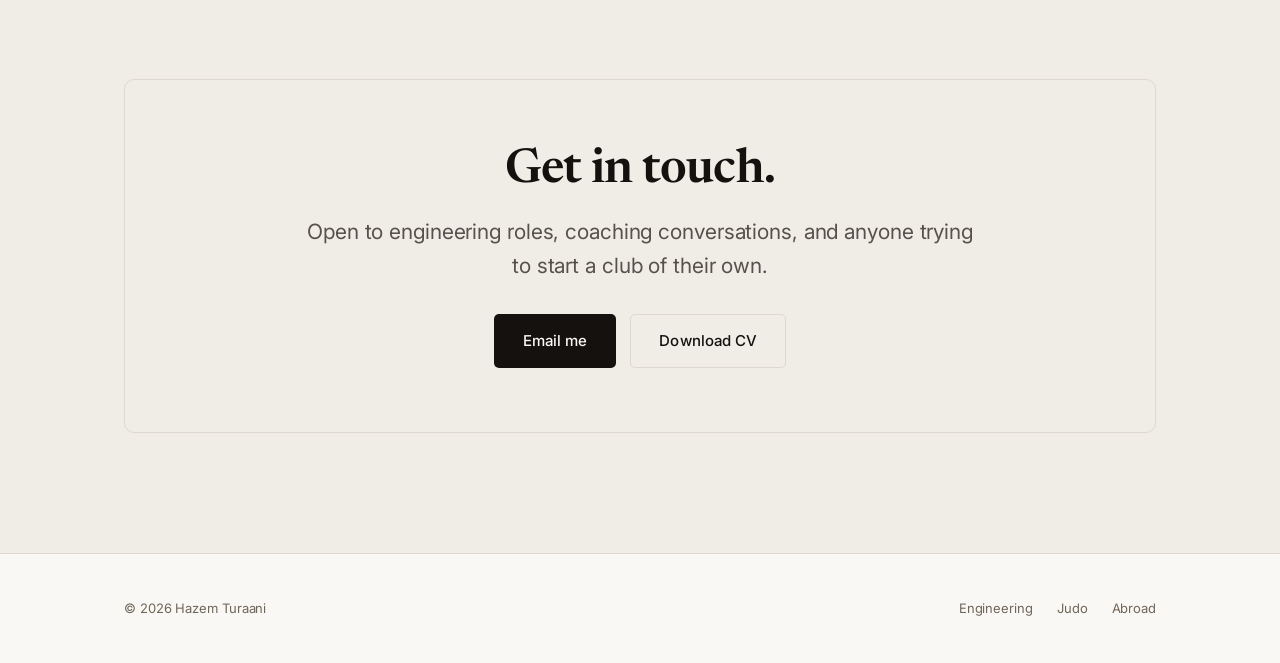
<file: v2-tiles.html>
<!DOCTYPE html>
<html lang="en">
<head>
<meta charset="utf-8">
<meta name="viewport" content="width=device-width, initial-scale=1">
<title>Sample 2 — Tile index, then chapters</title>
<meta name="robots" content="noindex">
<link rel="preconnect" href="https://fonts.googleapis.com">
<link rel="preconnect" href="https://fonts.gstatic.com" crossorigin>
<link rel="stylesheet" href="https://fonts.googleapis.com/css2?family=Newsreader:ital,opsz,wght@0,6..72,400;0,6..72,500;0,6..72,600;0,6..72,700;1,6..72,400&family=Inter:wght@400;500;600&display=swap">
<link rel="stylesheet" href="style.css">
<script>
function phFallback(img){var d=document.createElement('div');d.className=img.getAttribute('data-ph')||'ph ph--4x3';if(d.className.indexOf('hero__portrait')>-1){d.textContent='Portrait';}else{d.setAttribute('data-label',img.getAttribute('data-label')||'Photo');}img.replaceWith(d);}
</script>
<style>
/* ── Sample-only styles. ── */
.hero{ min-height:74svh; padding:116px 0 48px; }

/* Three tall tiles, edge to edge — the visual index */
.tiles{ display:grid; grid-template-columns:repeat(3,1fr); gap:2px; background:var(--line); }
.tile{ position:relative; display:block; aspect-ratio:3/4; overflow:hidden; background:#e7e1d6; }
.tile img{ width:100%; height:100%; object-fit:cover; transition:transform .7s var(--ease); }
.tile:hover img{ transform:scale(1.05); }
.tile:hover{ text-decoration:none; }
.tile__veil{ position:absolute; inset:0; background:linear-gradient(to top, rgba(14,11,9,.88) 0%, rgba(14,11,9,.25) 48%, rgba(14,11,9,0) 72%); }
.tile__body{ position:absolute; inset:auto 0 0 0; padding:clamp(22px,2.4vw,34px); color:#f4efe7; }
.tile__num,.tile__title,.tile__sub{ display:block; }
.tile__num{ font-family:var(--font); font-size:11px; font-weight:600; letter-spacing:.16em; color:var(--accent-lt); margin-bottom:10px; }
.tile__title{ font-family:var(--font-disp); font-weight:600; font-size:clamp(20px,2.2vw,27px);
  font-variation-settings:"opsz" 26; line-height:1.15; }
.tile__sub{ font-size:13px; line-height:1.45; color:#c6bcae; margin-top:8px; }
@media (max-width:820px){ .tiles{ grid-template-columns:1fr; } .tile{ aspect-ratio:16/10; } }

/* Chapters below, text-led since the tiles already carried the pictures */
.chapter{ border-bottom:1px solid var(--line); padding:clamp(64px,8vw,104px) 0; }
.chapter__inner{ display:grid; grid-template-columns:auto 1fr; gap:clamp(28px,5vw,72px); align-items:start; }
.chapter__num{ font-family:var(--font-disp); font-size:clamp(34px,4.4vw,56px); font-weight:600;
  font-variation-settings:"opsz" 52; line-height:1; color:var(--accent); }
.chapter__text{ max-width:58ch; }
.chapter__text .h2{ margin:10px 0 18px; }
.chapter__text .body{ font-size:17px; line-height:1.7; }
.chapter__door{ margin-top:28px; }
@media (max-width:700px){ .chapter__inner{ grid-template-columns:1fr; gap:14px; } }
</style>
</head>
<body>

<header class="nav" id="nav">
  <div class="wrap nav__inner">
    <a href="index.html" class="nav__logo">Hazem Turaani</a>
    <button class="nav__toggle" id="navToggle" aria-label="Menu" aria-expanded="false"><span></span><span></span><span></span></button>
    <ul class="nav__links" id="navLinks">
      <li><a href="engineering.html">Engineering</a></li>
      <li><a href="judo.html">Judo</a></li>
      <li><a href="abroad.html">Abroad</a></li>
      <li><a href="#contact">Contact</a></li>
    </ul>
  </div>
</header>

<main id="top">

<section class="hero">
  <div class="wrap hero__content">
    <img class="hero__portrait" src="hazem.jpeg" alt="Hazem Turaani" data-ph="hero__portrait" onerror="phFallback(this)">
    <h1 class="display hero__title">
      <span class="hero__line hero__line--l">Mechanical engineer.</span>
      <span class="hero__line hero__line--r">Founding judo coach.</span>
    </h1>
    <p class="lede">I measure vibration on refinery piping for a living, and I coach the judo club I founded at the University of Michigan.</p>
  </div>
</section>

<!-- Visual index: pick a door, or keep scrolling -->
<nav class="tiles" aria-label="Sections">
  <a class="tile" href="#engineering">
    <img src="xforce.jpeg" alt="" data-ph="ph ph--4x3" data-label="X-Force" onerror="phFallback(this)">
    <span class="tile__veil"></span>
    <span class="tile__body">
      <span class="tile__num">01</span>
      <span class="tile__title">Engineering</span>
      <span class="tile__sub">Defense fellowships, refineries, research</span>
    </span>
  </a>
  <a class="tile" href="#club">
    <img src="judo-main.jpeg" alt="" data-ph="ph ph--4x3" data-label="Judo" onerror="phFallback(this)">
    <span class="tile__veil"></span>
    <span class="tile__body">
      <span class="tile__num">02</span>
      <span class="tile__title">The club</span>
      <span class="tile__sub">Built from nothing, seven championships</span>
    </span>
  </a>
  <a class="tile" href="#abroad">
    <img src="mats.jpeg" alt="" data-ph="ph ph--4x3" data-label="Abroad" onerror="phFallback(this)">
    <span class="tile__veil"></span>
    <span class="tile__body">
      <span class="tile__num">03</span>
      <span class="tile__title">Abroad</span>
      <span class="tile__sub">Germany, Spain, Japan — and China</span>
    </span>
  </a>
</nav>

<section class="chapter" id="engineering">
  <div class="wrap chapter__inner reveal">
    <div class="chapter__num">01</div>
    <div class="chapter__text">
      <p class="eyebrow">Engineering</p>
      <h2 class="h2">Keeping heavy industry standing up.</h2>
      <p class="body">Twice selected for a Department of Defense fellowship — once to work out how to rebuild a runway in eight hours, once on radiation shielding for the Navy. Today I clamp sensors onto live refinery piping and find the lines about to crack.</p>
      <p class="chapter__door"><a class="btn btn--ghost btn--more" href="engineering.html">All engineering work</a></p>
    </div>
  </div>
</section>

<section class="chapter" id="club">
  <div class="wrap chapter__inner reveal">
    <div class="chapter__num">02</div>
    <div class="chapter__text">
      <p class="eyebrow">The club</p>
      <h2 class="h2">I started a club from an empty room.</h2>
      <p class="body">There was no judo at Michigan, so I built it — found the members, imported the mats, and coached. Seven team championships later I'm still on the mat with them, unpaid, every week. Three state titles of my own along the way.</p>
      <p class="chapter__door"><a class="btn btn--ghost btn--more" href="judo.html">The full judo story</a></p>
    </div>
  </div>
</section>

<section class="chapter" id="abroad">
  <div class="wrap chapter__inner reveal">
    <div class="chapter__num">03</div>
    <div class="chapter__text">
      <p class="eyebrow">Abroad</p>
      <h2 class="h2">A dojo in every country.</h2>
      <p class="body">Three months each in Germany, Spain and Japan — studying, and finding a mat in all three. Plus one country I've never visited: the club's tatami came from a Chinese manufacturer I negotiated with from a dorm room in Ann Arbor.</p>
      <p class="chapter__door"><a class="btn btn--ghost btn--more" href="abroad.html">Where I've worked</a></p>
    </div>
  </div>
</section>

<section class="stats" style="padding:clamp(60px,8vw,100px) 0">
  <div class="wrap">
    <div class="stats__grid reveal">
      <div class="stat"><div class="stat__num">2×</div><div class="stat__label">DoD X-Force fellow</div></div>
      <div class="stat"><div class="stat__num">7</div><div class="stat__label">Championships</div></div>
      <div class="stat"><div class="stat__num">3×</div><div class="stat__label">State champion</div></div>
      <div class="stat"><div class="stat__num">3rd</div><div class="stat__label">Collegiate nationals</div></div>
    </div>
  </div>
</section>

<section class="section section--alt" id="contact">
  <div class="wrap">
    <div class="band">
      <h2 class="h2">Get in touch.</h2>
      <p class="lede">Open to engineering roles, coaching conversations, and anyone trying to start a club of their own.</p>
      <div class="band__cta">
        <a class="btn btn--primary" href="mailto:hazemturaani@gmail.com">Email me</a>
        <a class="btn btn--ghost" href="cv.pdf" download>Download CV</a>
      </div>
    </div>
  </div>
</section>
</main>

<footer class="footer">
  <div class="wrap footer__inner">
    <p>© <span id="year">2026</span> Hazem Turaani</p>
    <nav><a href="engineering.html">Engineering</a><a href="judo.html">Judo</a><a href="abroad.html">Abroad</a></nav>
  </div>
</footer>

<script src="motion.js" defer></script>
<script>
const nav=document.getElementById('nav'),toggle=document.getElementById('navToggle');
toggle.addEventListener('click',()=>{const o=nav.classList.toggle('open');toggle.setAttribute('aria-expanded',o);});
const io=new IntersectionObserver(es=>{es.forEach(e=>{if(e.isIntersecting){e.target.classList.add('in');io.unobserve(e.target);}})},{threshold:.12,rootMargin:'0px 0px -40px 0px'});
document.querySelectorAll('.reveal').forEach(el=>io.observe(el));
document.getElementById('year').textContent=new Date().getFullYear();
</script>
</body>
</html>
</file>
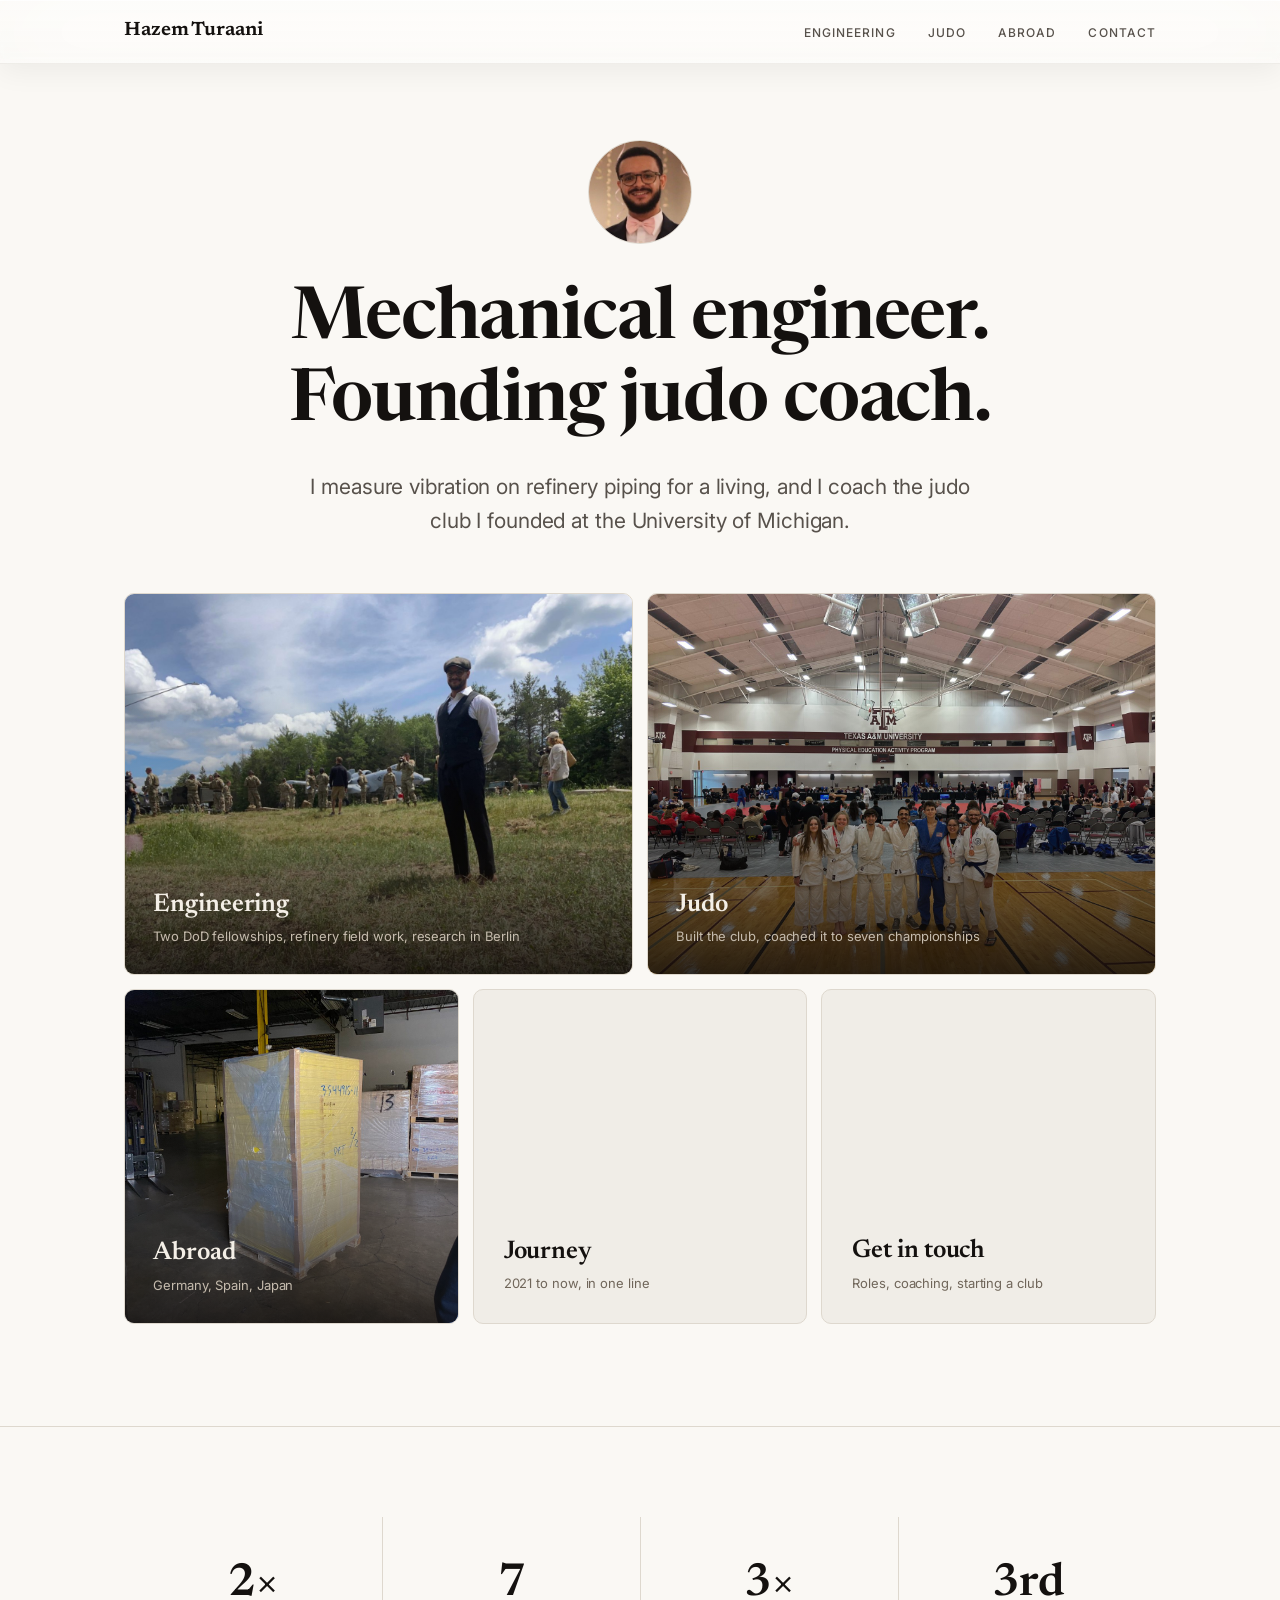
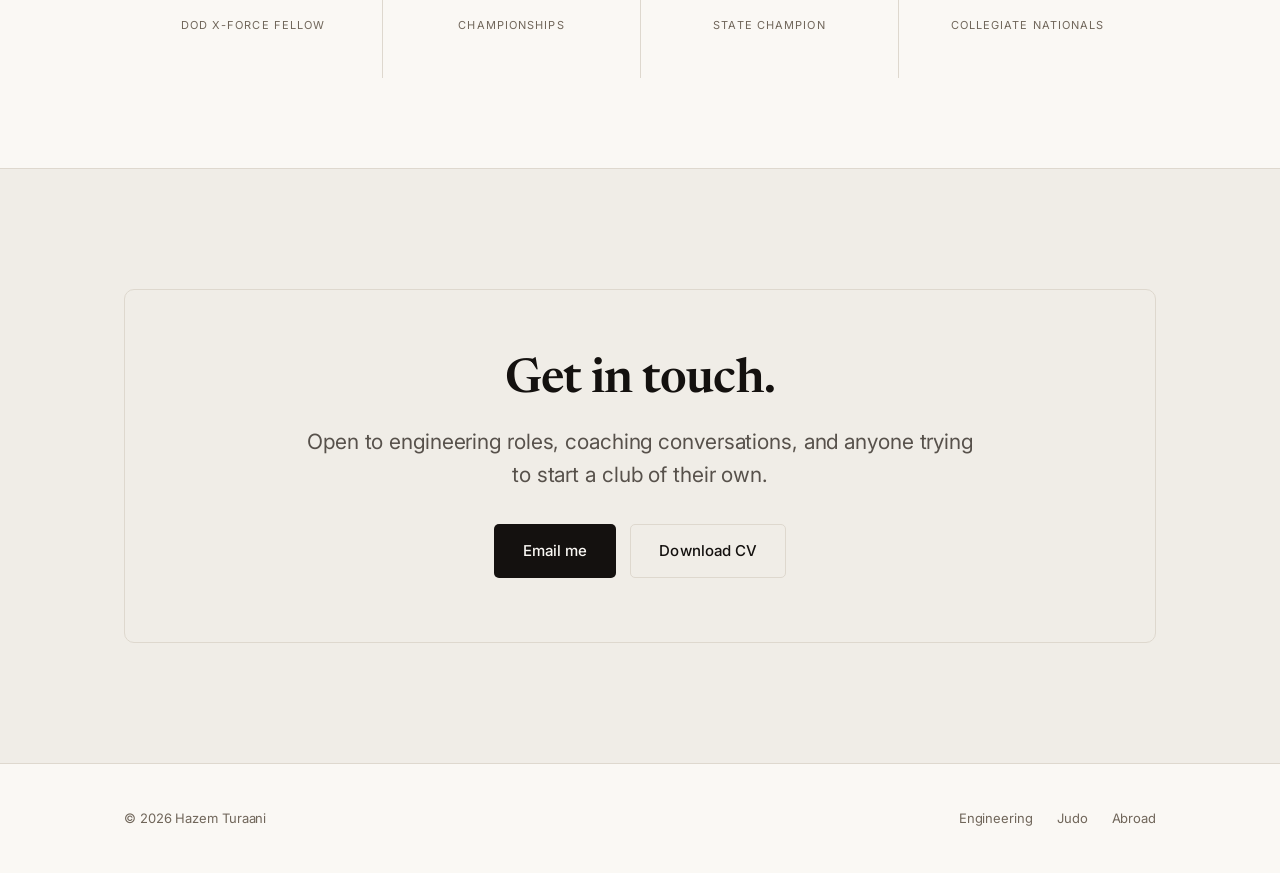
<file: v3-grid.html>
<!DOCTYPE html>
<html lang="en">
<head>
<meta charset="utf-8">
<meta name="viewport" content="width=device-width, initial-scale=1">
<title>Sample 3 — Tile grid</title>
<meta name="robots" content="noindex">
<link rel="preconnect" href="https://fonts.googleapis.com">
<link rel="preconnect" href="https://fonts.gstatic.com" crossorigin>
<link rel="stylesheet" href="https://fonts.googleapis.com/css2?family=Newsreader:ital,opsz,wght@0,6..72,400;0,6..72,500;0,6..72,600;0,6..72,700;1,6..72,400&family=Inter:wght@400;500;600&display=swap">
<link rel="stylesheet" href="style.css">
<script>
function phFallback(img){var d=document.createElement('div');d.className=img.getAttribute('data-ph')||'ph ph--4x3';if(d.className.indexOf('hero__portrait')>-1){d.textContent='Portrait';}else{d.setAttribute('data-label',img.getAttribute('data-label')||'Photo');}img.replaceWith(d);}
</script>
<style>
/* ── Sample-only styles. ── */
.hero{ min-height:auto; padding:140px 0 56px; }
.hero .lede{ max-width:52ch; }

.grid{ display:grid; grid-template-columns:repeat(6,1fr); gap:14px; padding-bottom:clamp(60px,8vw,110px); }
.card-tile{ position:relative; display:block; overflow:hidden; border-radius:var(--radius-lg);
  background:#e7e1d6; border:1px solid var(--line); }
.card-tile:hover{ text-decoration:none; }
.card-tile img{ width:100%; height:100%; object-fit:cover; transition:transform .7s var(--ease); }
.card-tile:hover img{ transform:scale(1.05); }
.card-tile__veil{ position:absolute; inset:0; background:linear-gradient(to top, rgba(14,11,9,.86) 0%, rgba(14,11,9,.2) 52%, rgba(14,11,9,0) 76%); }
.card-tile__body{ position:absolute; inset:auto 0 0 0; padding:clamp(20px,2.2vw,30px); color:#f4efe7; }
.card-tile__title,.card-tile__sub{ display:block; }
.card-tile__title{ font-family:var(--font-disp); font-weight:600; font-size:clamp(19px,2vw,26px);
  font-variation-settings:"opsz" 24; line-height:1.15; }
.card-tile__sub{ font-size:13px; line-height:1.45; color:#c6bcae; margin-top:7px; }

.t-lg{ grid-column:span 3; aspect-ratio:4/3; }
.t-sm{ grid-column:span 2; aspect-ratio:1/1; }

/* Plain tiles for the sections with no photograph */
.card-tile--plain{ background:var(--bg-alt); display:flex; align-items:flex-end; }
.card-tile--plain .card-tile__body{ position:static; color:var(--ink); padding:clamp(22px,2.4vw,30px); }
.card-tile--plain .card-tile__sub{ color:var(--ink-faint); }

@media (max-width:880px){
  .grid{ grid-template-columns:repeat(2,1fr); }
  .t-lg{ grid-column:span 2; }
  .t-sm{ grid-column:span 1; }
}
@media (max-width:560px){
  .grid{ grid-template-columns:1fr; }
  .t-lg,.t-sm{ grid-column:span 1; aspect-ratio:16/10; }
}
</style>
</head>
<body>

<header class="nav" id="nav">
  <div class="wrap nav__inner">
    <a href="index.html" class="nav__logo">Hazem Turaani</a>
    <button class="nav__toggle" id="navToggle" aria-label="Menu" aria-expanded="false"><span></span><span></span><span></span></button>
    <ul class="nav__links" id="navLinks">
      <li><a href="engineering.html">Engineering</a></li>
      <li><a href="judo.html">Judo</a></li>
      <li><a href="abroad.html">Abroad</a></li>
      <li><a href="#contact">Contact</a></li>
    </ul>
  </div>
</header>

<main id="top">

<section class="hero">
  <div class="wrap hero__content">
    <img class="hero__portrait" src="hazem.jpeg" alt="Hazem Turaani" data-ph="hero__portrait" onerror="phFallback(this)">
    <h1 class="display hero__title">
      <span class="hero__line hero__line--l">Mechanical engineer.</span>
      <span class="hero__line hero__line--r">Founding judo coach.</span>
    </h1>
    <p class="lede">I measure vibration on refinery piping for a living, and I coach the judo club I founded at the University of Michigan.</p>
  </div>
</section>

<div class="wrap">
  <div class="grid reveal">

    <a class="card-tile t-lg" href="engineering.html">
      <img src="xforce.jpeg" alt="" data-ph="ph ph--4x3" data-label="X-Force" onerror="phFallback(this)">
      <span class="card-tile__veil"></span>
      <span class="card-tile__body">
        <span class="card-tile__title">Engineering</span>
        <span class="card-tile__sub">Two DoD fellowships, refinery field work, research in Berlin</span>
      </span>
    </a>

    <a class="card-tile t-lg" href="judo.html">
      <img src="judo-main.jpeg" alt="" data-ph="ph ph--4x3" data-label="Judo" onerror="phFallback(this)">
      <span class="card-tile__veil"></span>
      <span class="card-tile__body">
        <span class="card-tile__title">Judo</span>
        <span class="card-tile__sub">Built the club, coached it to seven championships</span>
      </span>
    </a>

    <a class="card-tile t-sm" href="abroad.html">
      <img src="mats.jpeg" alt="" data-ph="ph ph--1x1" data-label="Abroad" onerror="phFallback(this)">
      <span class="card-tile__veil"></span>
      <span class="card-tile__body">
        <span class="card-tile__title">Abroad</span>
        <span class="card-tile__sub">Germany, Spain, Japan</span>
      </span>
    </a>

    <a class="card-tile card-tile--plain t-sm" href="#journey">
      <span class="card-tile__body">
        <span class="card-tile__title">Journey</span>
        <span class="card-tile__sub">2021 to now, in one line</span>
      </span>
    </a>

    <a class="card-tile card-tile--plain t-sm" href="#contact">
      <span class="card-tile__body">
        <span class="card-tile__title">Get in touch</span>
        <span class="card-tile__sub">Roles, coaching, starting a club</span>
      </span>
    </a>

  </div>
</div>

<section class="stats" style="padding:clamp(56px,7vw,92px) 0">
  <div class="wrap">
    <div class="stats__grid reveal">
      <div class="stat"><div class="stat__num">2×</div><div class="stat__label">DoD X-Force fellow</div></div>
      <div class="stat"><div class="stat__num">7</div><div class="stat__label">Championships</div></div>
      <div class="stat"><div class="stat__num">3×</div><div class="stat__label">State champion</div></div>
      <div class="stat"><div class="stat__num">3rd</div><div class="stat__label">Collegiate nationals</div></div>
    </div>
  </div>
</section>

<section class="section section--alt" id="contact">
  <div class="wrap">
    <div class="band">
      <h2 class="h2">Get in touch.</h2>
      <p class="lede">Open to engineering roles, coaching conversations, and anyone trying to start a club of their own.</p>
      <div class="band__cta">
        <a class="btn btn--primary" href="mailto:hazemturaani@gmail.com">Email me</a>
        <a class="btn btn--ghost" href="cv.pdf" download>Download CV</a>
      </div>
    </div>
  </div>
</section>
</main>

<footer class="footer">
  <div class="wrap footer__inner">
    <p>© <span id="year">2026</span> Hazem Turaani</p>
    <nav><a href="engineering.html">Engineering</a><a href="judo.html">Judo</a><a href="abroad.html">Abroad</a></nav>
  </div>
</footer>

<script src="motion.js" defer></script>
<script>
const nav=document.getElementById('nav'),toggle=document.getElementById('navToggle');
toggle.addEventListener('click',()=>{const o=nav.classList.toggle('open');toggle.setAttribute('aria-expanded',o);});
const io=new IntersectionObserver(es=>{es.forEach(e=>{if(e.isIntersecting){e.target.classList.add('in');io.unobserve(e.target);}})},{threshold:.12,rootMargin:'0px 0px -40px 0px'});
document.querySelectorAll('.reveal').forEach(el=>io.observe(el));
document.getElementById('year').textContent=new Date().getFullYear();
</script>
</body>
</html>
</file>
<file: style.css>
/* ═══════════════════════════════════════════════════════════════════
   SHARED STYLESHEET — used by index.html, engineering.html, judo.html
   Change something here and it changes on every page.
   ═══════════════════════════════════════════════════════════════════ */

/* ═══════════════════════════════════════════════════════════════════
   1. DESIGN TOKENS  —  colours and fonts live here, change once
   ═══════════════════════════════════════════════════════════════════ */
:root{
  --ink:        #14110f;   /* warm near-black          */
  --ink-soft:   #57514b;   /* body / secondary text    */
  --ink-faint:  #70665a;   /* captions, labels         */
  --bg:         #faf8f4;   /* warm paper               */
  --bg-alt:     #f0ede7;   /* parchment, alt sections  */
  --bg-dark:    #1c1815;   /* warm black, judo section */
  --line:       #ded8ce;   /* hairline rules           */
  --accent:     #a63d2f;   /* oxide red                */
  --accent-dk:  #822e23;
  --accent-lt:  #c9705f;   /* accent on dark bg        */

  --radius:     8px;
  --radius-lg:  10px;
  --maxw:       1080px;
  --gutter:     24px;

  --font:      "Inter", -apple-system, BlinkMacSystemFont, "Helvetica Neue", Arial, sans-serif;
  --font-disp: "Newsreader", Georgia, "Times New Roman", serif;

  --ease: cubic-bezier(.32,.72,0,1);
}

/* ═══════════════════════════════════════════════════════════════════
   2. BASE
   ═══════════════════════════════════════════════════════════════════ */
*,*::before,*::after{ box-sizing:border-box; }
html{ scroll-behavior:smooth; scroll-padding-top:76px; -webkit-text-size-adjust:100%; }
body{
  margin:0; background:var(--bg); color:var(--ink);
  font-family:var(--font);
  font-size:17px; line-height:1.6; letter-spacing:-.005em;
  -webkit-font-smoothing:antialiased;
}
img{ max-width:100%; display:block; }
a{ color:var(--accent); text-decoration:none; }
a:hover{ text-decoration:underline; text-underline-offset:3px; }

/* Newsreader is an OPTICAL SIZE font. High "opsz" = elegant with thin hairlines,
   made for huge text. Low "opsz" = sturdy strokes, made for small text.
   Newsreader's axis runs 6 to 72 — roughly the point size you are setting at.
   Get this wrong and headings shimmer or vanish on phones — so the numbers
   below step down as the screen gets smaller. */
h1,h2,h3,h4{
  margin:0; font-family:var(--font-disp);
  font-weight:600; letter-spacing:-.015em; line-height:1.14;
  font-variation-settings:"opsz" 24;
}
p{ margin:0; }

.wrap{ width:100%; max-width:var(--maxw); margin-inline:auto; padding-inline:var(--gutter); }
.section{ padding:120px 0; }
.section--alt{ background:var(--bg-alt); }

.display { font-size:clamp(38px,6.6vw,72px); font-variation-settings:"opsz" 72; }
.h2      { font-size:clamp(30px,4.4vw,48px); font-variation-settings:"opsz" 48; }
.h3      { font-size:clamp(21px,2.6vw,29px); font-variation-settings:"opsz" 20; }

/* Tablets — start stepping the optical size down. */
@media (max-width:900px){
  .display{ font-variation-settings:"opsz" 24; }
  .h2     { font-variation-settings:"opsz" 20; }
  .h3     { font-variation-settings:"opsz" 14; }
}

/* Phones — text-grade optical size, heavier weight, looser tracking and leading.
   This is the fix for headings being hard to read on small screens. */
@media (max-width:760px){
  h1,h2,h3,h4{ font-weight:700; letter-spacing:0; font-variation-settings:"opsz" 9; }
  .display{ font-size:clamp(34px,8.4vw,46px); font-variation-settings:"opsz" 12; line-height:1.18; }
  .h2     { font-size:clamp(27px,6.6vw,36px); font-variation-settings:"opsz" 10; line-height:1.22; }
  .h3     { font-size:clamp(20px,4.8vw,24px); font-variation-settings:"opsz" 8; line-height:1.28; }
  .card__title,.tl-title,.interest h3{ font-weight:700; font-variation-settings:"opsz" 7; letter-spacing:0; }
  .quote__text{ font-weight:400; font-variation-settings:"opsz" 7; font-size:18px; line-height:1.6; }
  .record__n,.record__what{ font-variation-settings:"opsz" 8; letter-spacing:0; }
  .pull{ font-variation-settings:"opsz" 7; font-size:18px; }
  .nav__logo{ font-variation-settings:"opsz" 7; font-weight:700; }
}

.lede    { font-family:var(--font); font-size:clamp(18px,2.1vw,21px); color:var(--ink-soft); font-weight:400; letter-spacing:-.005em; line-height:1.6; }
.body    { color:var(--ink-soft); }
.eyebrow {
  font-family:var(--font); font-size:12px; font-weight:600;
  letter-spacing:.13em; text-transform:uppercase; color:var(--accent); margin-bottom:18px;
}

/* ── PROSE: reusable long-form styles, ready for your blog pages ──── */
.prose{ max-width:68ch; font-size:19px; line-height:1.75; color:#332e2a; }
.prose > * + *{ margin-top:1.3em; }
.prose h2{ font-size:clamp(26px,3.4vw,34px); margin-top:2.2em; }
.prose h3{ font-size:clamp(20px,2.4vw,24px); margin-top:1.8em; }
.prose blockquote{
  margin-inline:0; padding-left:26px; border-left:2px solid var(--accent);
  font-family:var(--font-disp); font-style:italic; font-size:21px; color:var(--ink);
}
.prose img{ border-radius:var(--radius); margin-block:2em; }
.prose hr{ border:0; border-top:1px solid var(--line); margin-block:2.6em; }
.prose code{ font-size:.9em; background:var(--bg-alt); padding:2px 6px; border-radius:4px; }

.section-head{ max-width:660px; margin-bottom:56px; }
.section-head .lede{ margin-top:20px; }

/* buttons */
.btn{
  display:inline-flex; align-items:center; justify-content:center; gap:9px;
  padding:14px 28px; border-radius:5px; border:1px solid transparent;
  font-family:var(--font); font-size:15px; font-weight:500; letter-spacing:.005em; cursor:pointer;
  transition:background .25s var(--ease), color .25s var(--ease), border-color .25s var(--ease);
}
.btn:hover{ text-decoration:none; }
.btn--primary{ background:var(--ink); color:var(--bg); }
.btn--primary:hover{ background:var(--accent); }
.btn--ghost{ background:transparent; color:var(--ink); border-color:var(--line); }
.btn--ghost:hover{ border-color:var(--ink); background:rgba(0,0,0,.03); }

/* the "see more" button that sits at the foot of a section */
.btn--more{ padding-inline:38px; }
.btn--more::after{ content:"→"; font-size:1.05em; line-height:1; transition:transform .25s var(--ease); }
.btn--more:hover::after{ transform:translateX(5px); }

.more{ margin-top:76px; padding-top:44px; border-top:1px solid var(--line); text-align:center; }
.more__hint{ display:block; margin-top:16px; font-size:13px; color:var(--ink-faint); }
.dark .more{ border-color:rgba(255,255,255,.14); }
.dark .more__hint{ color:#8b8177; }
.dark .btn--ghost{ color:#f4efe7; border-color:rgba(255,255,255,.26); }
.dark .btn--ghost:hover{ border-color:#f4efe7; background:rgba(255,255,255,.07); }

.link-arrow{ font-weight:500; display:inline-flex; align-items:center; gap:7px; }
.link-arrow::after{ content:"→"; font-size:1em; line-height:1; transition:transform .25s var(--ease); }
.link-arrow:hover{ text-decoration:none; }
.link-arrow:hover::after{ transform:translateX(4px); }

/* placeholder image blocks — swap for real <img> tags later */
.ph{
  position:relative; width:100%; border-radius:var(--radius); overflow:hidden;
  background:#e7e1d6; border:1px solid var(--line);
  display:grid; place-items:center;
}
.ph::after{
  content:attr(data-label);
  font-family:var(--font); font-size:11px; letter-spacing:.12em; text-transform:uppercase;
  color:#a0968a; font-weight:600; padding:0 16px; text-align:center;
}
.ph--4x3{ aspect-ratio:4/3; }
.ph--1x1{ aspect-ratio:1/1; }
.ph--16x9{ aspect-ratio:16/9; }
.ph--dark{ background:#272119; border-color:rgba(255,255,255,.10); }
.ph--dark::after{ color:#6b6058; }

/* REAL PHOTOS — swap a grey .ph block for one of these when you have the image.
   <img class="photo photo--4x3" src="images/name.jpg" alt="Describe the photo">   */
.photo{
  width:100%; display:block; object-fit:cover;
  border-radius:var(--radius); border:1px solid var(--line);
}
.photo--4x3{ aspect-ratio:4/3; }
.photo--1x1{ aspect-ratio:1/1; }
.photo--16x9{ aspect-ratio:16/9; }
.card .photo{ border-radius:0; border:0; border-bottom:1px solid var(--line); }

.reveal{ opacity:0; transform:translateY(24px); transition:opacity .8s var(--ease), transform .8s var(--ease); }
.reveal.in{ opacity:1; transform:none; }

/* ═══════════════════════════════════════════════════════════════════
   SCROLL MOTION
   motion.js writes a number from 0 to 1 into --p as each photo travels
   up the screen. Everything below reads that number and turns it into
   movement. Bigger numbers here = more motion. All of it is transform
   only, which the graphics card handles, so it stays smooth.
   ═══════════════════════════════════════════════════════════════════ */

/* The clipping box motion.js builds around every photo. */
.frame{
  position:relative; display:block; width:100%; overflow:hidden;
  border-radius:var(--radius); border:1px solid var(--line);
  background:#e7e1d6;
}
.frame--4x3 { aspect-ratio:4/3; }
.frame--1x1 { aspect-ratio:1/1; }
.frame--16x9{ aspect-ratio:16/9; }

/* The photo drifts from slightly enlarged to nearly settled as it passes.
   It stays above 1.04 so the slide never exposes an edge. */
.frame > .photo{
  width:100%; height:100%; aspect-ratio:auto;
  object-fit:cover; border:0; border-radius:0;
  transform:
    scale(calc(1.10 - var(--p,.5) * .06))
    translateY(calc((.5 - var(--p,.5)) * 3%));
}

/* Inside cards the frame sits flush to the edges. */
.card .frame{ border:0; border-radius:0; border-bottom:1px solid var(--line); }

/* On the dark judo section the empty frame should be dark, not paper. */
.dark .frame{ background:#272119; border-color:rgba(255,255,255,.10); }

/* A feature row shouldn't fade in as a block AND stagger its text — that
   reads as mush. The photo is simply there; the words arrive. */
.feature.reveal{ opacity:1; transform:none; transition:none; }

/* Gallery tiles drift at slightly different rates so the grid breathes
   instead of moving as one slab. */
.gallery > .frame:nth-child(2n) > .photo{ transform:scale(calc(1.12 - var(--p,.5)*.06)) translateY(calc((.5 - var(--p,.5)) * 5%)); }
.gallery > .frame:nth-child(3n) > .photo{ transform:scale(calc(1.09 - var(--p,.5)*.05)) translateY(calc((.5 - var(--p,.5)) * 2%)); }

/* Paired photos lean against each other — one rises faster than the other. */
.figrow .figure:nth-child(1) .frame > .photo{ transform:scale(calc(1.11 - var(--p,.5)*.06)) translateY(calc((.5 - var(--p,.5)) *  4%)); }
.figrow .figure:nth-child(2) .frame > .photo{ transform:scale(calc(1.11 - var(--p,.5)*.06)) translateY(calc((.5 - var(--p,.5)) * -1%)); }

/* Hero: the composition opens outward as you scroll. Nothing fades — the
   headline stays fully legible the whole way down, it just spreads.
   --hp runs 0 to 1 over the first 80% of a screen height of scrolling. */
.hero__title{ overflow:visible; }
.hero__line{ display:block; will-change:transform; }
.hero__line--l{ transform:translateX(calc(var(--hp,0) * -7vw)); }
.hero__line--r{ transform:translateX(calc(var(--hp,0) *  7vw)); }

/* The two buttons ease apart by a smaller amount, so the whole block
   reads as one gesture rather than two unrelated ones. */
.hero__cta .btn:nth-child(1){ transform:translateX(calc(var(--hp,0) * -3vw)); }
.hero__cta .btn:nth-child(2){ transform:translateX(calc(var(--hp,0) *  3vw)); }

/* The lede opens a little too — barely, just enough to feel connected. */
.hero__content .lede{
  transform:scaleX(calc(1 + var(--hp,0) * .012));
  transform-origin:center;
}

/* The "Scroll" prompt has done its job once you've scrolled. */
.hero__scroll{ opacity:calc(1 - var(--hp,0) * 2.2); }

/* Narrower screens: the headline already wraps, so a big spread would push
   words off the edge. Same gesture, quarter of the distance. */
@media (max-width:760px){
  .hero__line--l{ transform:translateX(calc(var(--hp,0) * -2vw)); }
  .hero__line--r{ transform:translateX(calc(var(--hp,0) *  2vw)); }
  .hero__cta .btn:nth-child(1){ transform:translateX(calc(var(--hp,0) * -1.5vw)); }
  .hero__cta .btn:nth-child(2){ transform:translateX(calc(var(--hp,0) *  1.5vw)); }
}

/* Text inside a feature row arrives a beat after the photo, line by line. */
.feature__text > *{
  opacity:0; transform:translateY(16px);
  transition:opacity .7s var(--ease), transform .7s var(--ease);
}
.feature.in .feature__text > *{ opacity:1; transform:none; }
.feature.in .feature__text > *:nth-child(1){ transition-delay:.06s; }
.feature.in .feature__text > *:nth-child(2){ transition-delay:.12s; }
.feature.in .feature__text > *:nth-child(3){ transition-delay:.18s; }
.feature.in .feature__text > *:nth-child(4){ transition-delay:.24s; }
.feature.in .feature__text > *:nth-child(5){ transition-delay:.30s; }
.feature.in .feature__text > *:nth-child(n+6){ transition-delay:.36s; }

/* Stat numbers rise into place one after another. */
.stats__grid.in .stat{ animation:statRise .7s var(--ease) both; }
.stats__grid.in .stat:nth-child(1){ animation-delay:.00s; }
.stats__grid.in .stat:nth-child(2){ animation-delay:.08s; }
.stats__grid.in .stat:nth-child(3){ animation-delay:.16s; }
.stats__grid.in .stat:nth-child(4){ animation-delay:.24s; }
@keyframes statRise{ from{ opacity:0; transform:translateY(14px); } to{ opacity:1; transform:none; } }

/* Everything above is decoration. If the reader has asked their system
   to reduce motion, none of it runs. */
@media (prefers-reduced-motion:reduce){
  html{ scroll-behavior:auto; }
  .reveal{ opacity:1; transform:none; transition:none; }
  .frame > .photo,
  .gallery > .frame > .photo,
  .figrow .figure .frame > .photo{ transform:none !important; }
  .hero__content,.hero__line,.hero__cta .btn,.hero__content .lede,.hero__scroll{
    opacity:1 !important; transform:none !important;
  }
  .feature__text > *{ opacity:1 !important; transform:none !important; transition:none !important; }
  .stats__grid.in .stat{ animation:none !important; }
}

/* ═══════════════════════════════════════════════════════════════════
   3. NAVIGATION
   ═══════════════════════════════════════════════════════════════════ */
/* Glass header. Three things make it read as glass rather than as a tinted bar:
   a low-opacity fill, a heavy blur, and a saturation boost that lets colour from
   the content bleed through. The inset highlight is the thin bright line along
   the top edge that real glass has. */
.nav{
  position:fixed; inset:0 0 auto 0; z-index:100; height:64px;
  background:linear-gradient(to bottom, rgba(255,254,252,.50), rgba(250,248,244,.28));
  backdrop-filter:blur(44px) saturate(210%) brightness(1.08);
  -webkit-backdrop-filter:blur(44px) saturate(210%) brightness(1.08);
  border-bottom:1px solid rgba(120,105,88,.10);
  box-shadow:
    inset 0 1px 0 rgba(255,255,255,.95),
    inset 0 -10px 14px -10px rgba(255,255,255,.55),
    0 8px 28px rgba(20,17,15,.055);
}
/* Browsers without backdrop-filter fall back to a near-solid bar so text stays readable. */
@supports not ((backdrop-filter:blur(1px)) or (-webkit-backdrop-filter:blur(1px))){
  .nav{ background:rgba(250,248,244,.96); }
}
.nav__inner{ height:100%; display:flex; align-items:center; justify-content:space-between; }
.nav__logo{
  font-family:var(--font-disp); font-size:19px; font-weight:600;
  color:var(--ink); letter-spacing:-.005em; font-variation-settings:"opsz" 12;
}
.nav__logo:hover{ text-decoration:none; color:var(--accent); }
.nav__links{ display:flex; gap:32px; list-style:none; margin:0; padding:0; }
.nav__links a{
  font-family:var(--font); font-size:12px; font-weight:500;
  letter-spacing:.09em; text-transform:uppercase; color:var(--ink-soft);
}
.nav__links a:hover{ color:var(--accent); text-decoration:none; }
.nav__toggle{ display:none; background:none; border:0; padding:8px; cursor:pointer; }
.nav__toggle span{ display:block; width:18px; height:1.5px; background:var(--ink); margin:4px 0; transition:transform .3s var(--ease), opacity .3s var(--ease); }
.nav.open .nav__toggle span:nth-child(1){ transform:translateY(5.5px) rotate(45deg); }
.nav.open .nav__toggle span:nth-child(2){ opacity:0; }
.nav.open .nav__toggle span:nth-child(3){ transform:translateY(-5.5px) rotate(-45deg); }

@media (max-width:900px){
  .nav__toggle{ display:block; }
  .nav__links{
    position:fixed; top:64px; left:0; right:0;
    flex-direction:column; gap:0; padding:8px var(--gutter) 24px;
    background:rgba(250,248,244,.72);
    backdrop-filter:blur(28px) saturate(190%);
    -webkit-backdrop-filter:blur(28px) saturate(190%);
    border-bottom:1px solid rgba(120,105,88,.16);
    transform:translateY(-8px); opacity:0; pointer-events:none;
    transition:opacity .25s var(--ease), transform .25s var(--ease);
  }
  .nav.open .nav__links{ opacity:1; transform:none; pointer-events:auto; }
  .nav__links a{ display:block; padding:14px 0; font-size:17px; border-bottom:1px solid var(--line); }
}

/* ═══════════════════════════════════════════════════════════════════
   4. HERO + STATS
   ═══════════════════════════════════════════════════════════════════ */
.hero{
  min-height:100svh; display:grid; place-items:center; text-align:center;
  padding:130px 0 80px;
  background:var(--bg);
}
.hero__portrait{
  width:104px; height:104px; border-radius:50%; margin:0 auto 36px;
  background:#e7e1d6; object-fit:cover;  /* object-fit crops a non-square photo instead of squashing it */
  display:grid; place-items:center; font-family:var(--font); font-size:10px; font-weight:600;
  letter-spacing:.12em; text-transform:uppercase; color:#a0968a;
  border:1px solid var(--line);
}
.hero .display{ max-width:16ch; margin-inline:auto; }
.hero .lede{ max-width:58ch; margin:26px auto 0; }
.hero__cta{ display:flex; gap:14px; justify-content:center; flex-wrap:wrap; margin-top:40px; }
.hero__scroll{
  margin-top:60px; font-size:12px; letter-spacing:.08em; text-transform:uppercase;
  color:var(--ink-faint); display:inline-block; animation:float 2.4s ease-in-out infinite;
}
@keyframes float{ 0%,100%{ transform:translateY(0);} 50%{ transform:translateY(6px);} }

.stats{ border-block:1px solid var(--line); }
.stats__grid{ display:grid; grid-template-columns:repeat(4,1fr); }
.stat{ padding:44px 18px; text-align:center; border-left:1px solid var(--line); }
.stat:first-child{ border-left:0; }
.stat__num{
  font-family:var(--font-disp); font-size:clamp(32px,4.2vw,46px);
  font-weight:600; letter-spacing:-.015em; line-height:1;
  font-variation-settings:"opsz" 36;
}
.stat__num--word{ font-size:clamp(24px,3.1vw,34px); font-variation-settings:"opsz" 20; }
@media (max-width:760px){ .stat__num{ font-variation-settings:"opsz" 10; font-weight:700; letter-spacing:0; } }
.stat__label{
  font-family:var(--font); font-size:11px; color:var(--ink-faint); margin-top:10px;
  letter-spacing:.1em; text-transform:uppercase;
}
@media (max-width:700px){
  .stats__grid{ grid-template-columns:repeat(2,1fr); }
  .stat:nth-child(odd){ border-left:0; }
  .stat:nth-child(n+3){ border-top:1px solid var(--line); }
}

/* ═══════════════════════════════════════════════════════════════════
   5. CARDS + FEATURE ROWS
   ═══════════════════════════════════════════════════════════════════ */
.cards{ display:grid; gap:24px; grid-template-columns:repeat(3,1fr); }
.cards--2{ grid-template-columns:repeat(2,1fr); }
@media (max-width:880px){ .cards,.cards--2{ grid-template-columns:1fr; } }

.card{
  background:rgba(255,255,255,.55); border-radius:var(--radius-lg); overflow:hidden;
  border:1px solid var(--line); display:flex; flex-direction:column;
  transition:border-color .35s var(--ease), background .35s var(--ease);
}
.card:hover{ border-color:#bdb2a2; background:rgba(255,255,255,.9); }
.card__body{ padding:28px 28px 32px; display:flex; flex-direction:column; gap:11px; flex:1; }
.card__tag{
  font-family:var(--font); font-size:11px; font-weight:600;
  letter-spacing:.12em; text-transform:uppercase; color:var(--accent);
}
.card__title{ font-family:var(--font-disp); font-size:22px; font-weight:600; letter-spacing:-.005em; font-variation-settings:"opsz" 14; }
.card__text{ color:var(--ink-soft); font-size:15px; flex:1; line-height:1.65; }
.card .ph{ border-radius:0; }

.feature{ display:grid; grid-template-columns:1.05fr 1fr; gap:64px; align-items:center; }
.feature + .feature{ margin-top:110px; }
.feature--flip .feature__media{ order:2; }
.feature__text .h3{ margin-bottom:16px; }
@media (max-width:880px){
  .feature{ grid-template-columns:1fr; gap:32px; }
  .feature--flip .feature__media{ order:0; }
  .feature + .feature{ margin-top:72px; }
}

.ticks{ list-style:none; margin:22px 0 0; padding:0; display:grid; gap:12px; }
.ticks li{ position:relative; padding-left:26px; color:var(--ink-soft); font-size:16px; }
.ticks li::before{
  content:""; position:absolute; left:0; top:.62em; width:6px; height:6px;
  border-radius:50%; background:var(--accent);
}
.dark .ticks li{ color:#a89f92; }

/* pull quote — for quoting yourself or the press */
.pull{
  margin:28px 0 0; padding-left:24px; border-left:2px solid var(--accent);
  font-family:var(--font-disp); font-style:italic; font-size:20px; line-height:1.5;
  color:var(--ink); font-variation-settings:"opsz" 12;
}
.pull cite{ display:block; margin-top:12px; font-family:var(--font); font-style:normal; font-size:13px; color:var(--ink-faint); }
.dark .pull{ color:#f4efe7; border-color:var(--accent-lt); }
.dark .pull cite{ color:#8b8177; }

/* honours / record list */
.record{ list-style:none; margin:48px 0 0; padding:0; border-top:1px solid var(--line); }
.record li{
  display:grid; grid-template-columns:auto 1fr auto; gap:24px; align-items:baseline;
  padding:22px 0; border-bottom:1px solid var(--line);
}
.record__n{ font-family:var(--font-disp); font-size:27px; font-weight:600; letter-spacing:-.01em; font-variation-settings:"opsz" 20; min-width:2.6ch; color:var(--accent); }
.record__what{ font-family:var(--font-disp); font-size:20px; font-variation-settings:"opsz" 13; }
.record__lvl{ font-size:13px; color:var(--ink-faint); text-align:right; }
.dark .record{ border-color:rgba(255,255,255,.14); }
.dark .record li{ border-color:rgba(255,255,255,.14); }
.dark .record__n{ color:var(--accent-lt); }
.dark .record__lvl{ color:#8b8177; }
@media (max-width:600px){
  .record li{ grid-template-columns:auto 1fr; gap:16px; }
  .record__lvl{ grid-column:2; text-align:left; margin-top:-14px; }
}

/* ═══════════════════════════════════════════════════════════════════
   6. DARK SECTION (JUDO)
   ═══════════════════════════════════════════════════════════════════ */
.dark{ background:var(--bg-dark); color:#f4efe7; }
.dark .lede,.dark .body{ color:#a89f92; }
.dark .eyebrow{ color:var(--accent-lt); }
.dark .stat{ border-color:rgba(255,255,255,.12); }
.dark .stat__label{ color:#8b8177; }
.dark .stats{ border-color:rgba(255,255,255,.12); }
.dark a{ color:var(--accent-lt); }

.gallery{ display:grid; gap:16px; grid-template-columns:repeat(4,1fr); margin-top:56px; }
.gallery > *:first-child{ grid-column:span 2; grid-row:span 2; aspect-ratio:1/1; }
@media (max-width:880px){
  .gallery{ grid-template-columns:repeat(2,1fr); }
  .gallery > *:first-child{ grid-column:span 2; grid-row:auto; aspect-ratio:16/10; }
}

/* ═══════════════════════════════════════════════════════════════════
   7. TIMELINE
   ═══════════════════════════════════════════════════════════════════ */
.timeline{ position:relative; margin-top:56px; padding-left:0; list-style:none; }
.timeline::before{
  content:""; position:absolute; left:50%; top:6px; bottom:6px; width:1px;
  background:var(--line); transform:translateX(-.5px);
}
.tl-item{ position:relative; width:50%; padding:0 48px 44px 0; text-align:right; }
.tl-item:nth-child(even){ margin-left:50%; padding:0 0 44px 48px; text-align:left; }
.tl-item::after{
  content:""; position:absolute; top:6px; right:-5.5px; width:11px; height:11px;
  border-radius:50%; background:var(--accent); border:2px solid var(--bg-alt);
}
.tl-item:nth-child(even)::after{ right:auto; left:-5.5px; }
.tl-year{ font-family:var(--font); font-size:11px; font-weight:600; letter-spacing:.13em; color:var(--accent); text-transform:uppercase; }
.tl-title{ font-family:var(--font-disp); font-size:21px; font-weight:600; letter-spacing:-.005em; font-variation-settings:"opsz" 14; margin-top:8px; }
.tl-org{ font-size:15px; color:var(--ink-faint); margin-top:4px; }
.tl-text{ font-size:15px; color:var(--ink-soft); margin-top:10px; }
@media (max-width:760px){
  .timeline::before{ left:5px; }
  .tl-item,
  .tl-item:nth-child(even){ width:100%; margin-left:0; padding:0 0 36px 32px; text-align:left; }
  .tl-item::after,
  .tl-item:nth-child(even)::after{ left:0; right:auto; }
}

/* ═══════════════════════════════════════════════════════════════════
   8. TESTIMONIALS
   ═══════════════════════════════════════════════════════════════════ */
.quotes{
  display:flex; gap:22px; overflow-x:auto; scroll-snap-type:x mandatory;
  padding:4px 4px 24px; margin-inline:calc(var(--gutter) * -1);
  padding-inline:var(--gutter); scrollbar-width:none;
}
.quotes::-webkit-scrollbar{ display:none; }
.quote{
  flex:0 0 clamp(280px,32vw,368px); scroll-snap-align:start;
  background:rgba(255,255,255,.55); border:1px solid var(--line); border-radius:var(--radius-lg);
  padding:34px; display:flex; flex-direction:column; gap:20px;
}
.quote__mark{ font-family:var(--font-disp); font-size:52px; line-height:.55; color:var(--accent); opacity:.35; }
.quote__text{
  font-family:var(--font-disp); font-size:19px; line-height:1.55;
  color:var(--ink); flex:1; letter-spacing:0; font-variation-settings:"opsz" 10;
}
.quote__person{ display:flex; align-items:center; gap:13px; padding-top:20px; border-top:1px solid var(--line); }
.quote__avatar{
  width:42px; height:42px; border-radius:50%; flex:none; background:#e7e1d6;
  border:1px solid var(--line);
  display:grid; place-items:center; font-size:14px; font-weight:600; color:#a0968a;
}
.quote__name{ font-size:15px; font-weight:600; }
.quote__role{ font-size:13px; color:var(--ink-faint); }
.quotes-nav{ display:flex; gap:10px; margin-top:8px; }
.qbtn{
  width:40px; height:40px; border-radius:5px; border:1px solid var(--line);
  background:transparent; color:var(--ink); font-size:16px; cursor:pointer;
  display:grid; place-items:center; transition:border-color .2s var(--ease), color .2s var(--ease);
}
.qbtn:hover{ border-color:var(--ink); color:var(--accent); }

/* ═══════════════════════════════════════════════════════════════════
   9. INTERESTS / CV BAND / CONTACT
   ═══════════════════════════════════════════════════════════════════ */
.interests{ display:grid; grid-template-columns:repeat(3,1fr); gap:28px; margin-top:8px; }
@media (max-width:760px){ .interests{ grid-template-columns:1fr; gap:0; } }
.interest{ padding:30px 0 0; border-top:1px solid var(--line); }
.interest h3{ font-size:21px; margin-bottom:10px; font-variation-settings:"opsz" 14; }
.interest p{ font-size:15px; color:var(--ink-soft); line-height:1.65; }

.band{ border-radius:var(--radius-lg); background:var(--bg-alt); border:1px solid var(--line); padding:64px 48px; text-align:center; }
.band .lede{ max-width:52ch; margin:16px auto 0; }
.band__cta{ display:flex; gap:14px; justify-content:center; flex-wrap:wrap; margin-top:32px; }
@media (max-width:600px){ .band{ padding:44px 24px; } }

.contact-grid{ display:grid; grid-template-columns:1fr 1.15fr; gap:72px; align-items:start; }
@media (max-width:880px){ .contact-grid{ grid-template-columns:1fr; gap:44px; } }
.contact-list{ list-style:none; margin:28px 0 0; padding:0; display:grid; gap:18px; }
.contact-list li{ display:grid; gap:2px; }
.contact-list span{ font-size:13px; color:var(--ink-faint); }
.contact-list a{ font-size:17px; }
.contact-list .plain{ font-size:17px; color:var(--ink); }

.form{ display:grid; gap:16px; }
.field{ display:grid; gap:7px; }
.field label{ font-size:14px; font-weight:500; }
.field input,.field textarea{
  font-family:inherit; font-size:16px; color:var(--ink);
  padding:13px 15px; border:1px solid var(--line); border-radius:5px; background:rgba(255,255,255,.6);
  transition:border-color .2s var(--ease), box-shadow .2s var(--ease);
}
.field input:focus,.field textarea:focus{
  outline:none; border-color:var(--accent); box-shadow:0 0 0 3px rgba(166,61,47,.13);
}
.field textarea{ min-height:132px; resize:vertical; }
.form .btn{ justify-self:start; }
.form__note{ font-size:13px; color:var(--ink-faint); }

.footer{ border-top:1px solid var(--line); padding:44px 0; }
.footer__inner{ display:flex; justify-content:space-between; align-items:center; gap:20px; flex-wrap:wrap; }
.footer p{ font-size:13px; color:var(--ink-faint); }
.footer nav{ display:flex; gap:24px; }
.footer nav a{ font-size:13px; color:var(--ink-faint); }

/* ═══════════════════════════════════════════════════════════════════
   10. DETAIL PAGES — engineering.html, judo.html, future blog posts
   ═══════════════════════════════════════════════════════════════════ */
.page-head{ padding:150px 0 66px; border-bottom:1px solid var(--line); }
.page-head .display{ max-width:20ch; }
.page-head .lede{ max-width:64ch; margin-top:24px; }
.page-head--dark{ background:var(--bg-dark); color:#f4efe7; border-bottom-color:rgba(255,255,255,.14); }

.backlink{
  display:inline-flex; align-items:center; gap:9px; margin-bottom:30px;
  font-family:var(--font); font-size:11px; font-weight:600;
  letter-spacing:.13em; text-transform:uppercase; color:var(--ink-faint);
}
.backlink::before{ content:"←"; font-size:1.25em; line-height:1; transition:transform .25s var(--ease); }
.backlink:hover{ color:var(--accent); text-decoration:none; }
.backlink:hover::before{ transform:translateX(-4px); }
.page-head--dark .backlink{ color:#8b8177; }
.page-head--dark .backlink:hover{ color:var(--accent-lt); }

/* one project / story entry on a detail page */
.entry{ padding:84px 0; border-bottom:1px solid var(--line); }
.entry:last-of-type{ border-bottom:0; }
.entry__meta{ display:flex; gap:16px; flex-wrap:wrap; align-items:baseline; margin-bottom:14px; }
.entry__year,.entry__tag{
  font-family:var(--font); font-size:11px; font-weight:600;
  letter-spacing:.13em; text-transform:uppercase;
}
.entry__year{ color:var(--accent); }
.entry__tag{ color:var(--ink-faint); }
.entry__body{ max-width:70ch; margin-top:20px; color:var(--ink-soft); font-size:17px; line-height:1.72; }
.entry__body > * + *{ margin-top:1.2em; }
.entry__body strong{ color:var(--ink); font-weight:600; }

/* captioned figure — for photos and diagrams */
.figure{ margin:44px 0 0; }
.figure figcaption{ margin-top:13px; font-size:13px; color:var(--ink-faint); line-height:1.55; }
.figrow{ display:grid; gap:20px; grid-template-columns:repeat(2,1fr); margin-top:44px; }
.figrow .figure{ margin-top:0; }
@media (max-width:760px){ .figrow{ grid-template-columns:1fr; } }

/* jump menu at the top of a long detail page */
.jump{ display:flex; flex-wrap:wrap; gap:10px; margin-top:32px; }
.jump a{
  font-family:var(--font); font-size:12px; font-weight:500; letter-spacing:.06em;
  padding:9px 16px; border:1px solid var(--line); border-radius:980px; color:var(--ink-soft);
  transition:border-color .2s var(--ease), color .2s var(--ease);
}
.jump a:hover{ border-color:var(--ink); color:var(--accent); text-decoration:none; }
.page-head--dark .jump a{ border-color:rgba(255,255,255,.24); color:#a89f92; }
.page-head--dark .jump a:hover{ border-color:#f4efe7; color:var(--accent-lt); }
</file>
